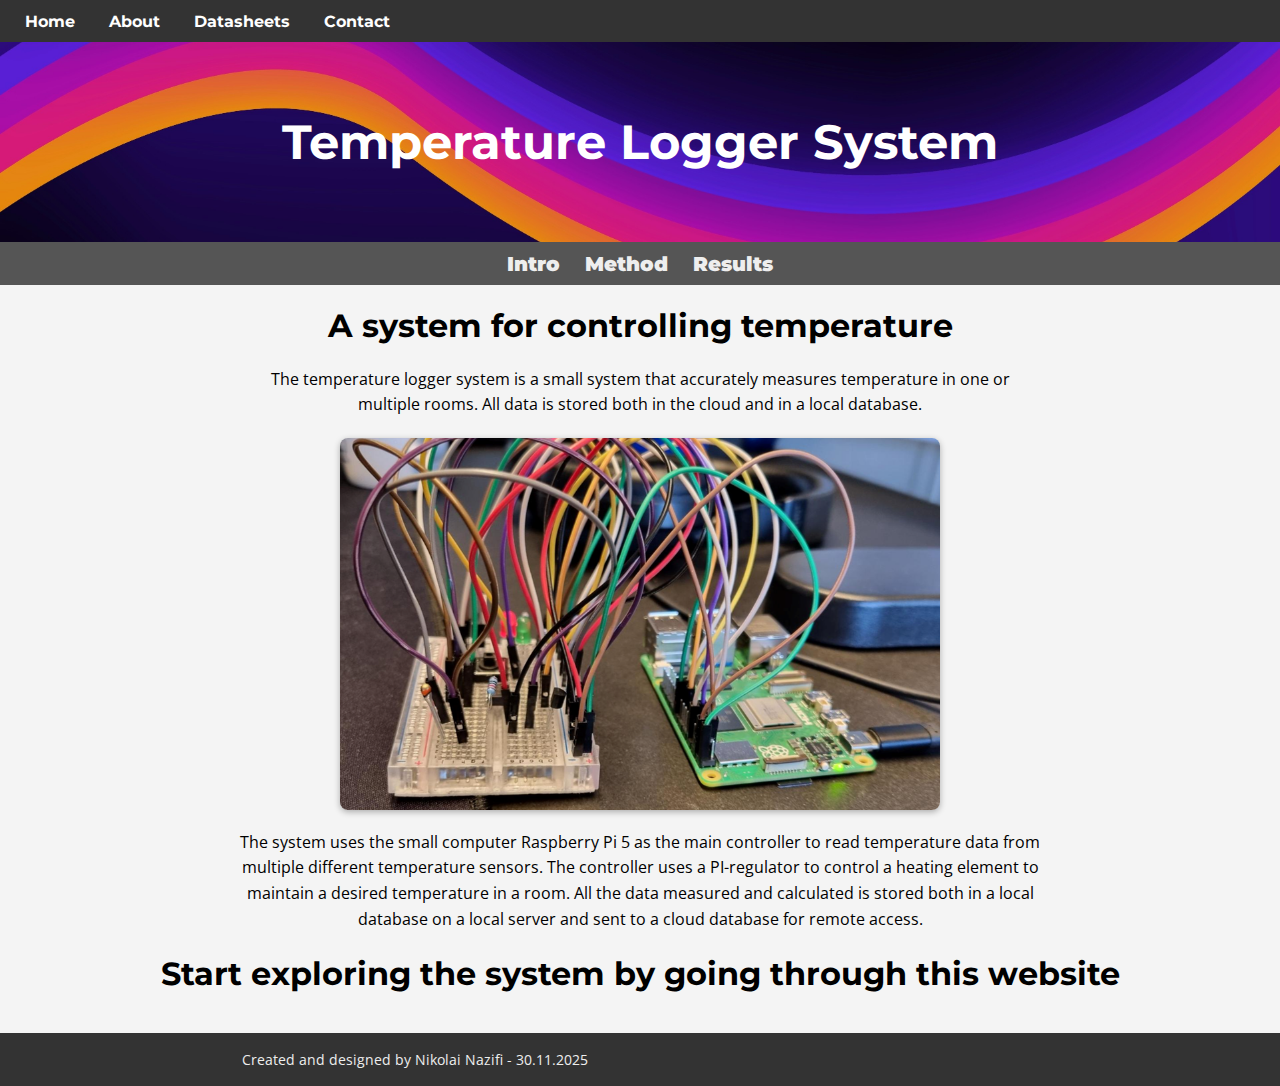
<file: index.html>
<!DOCTYPE html>
<html lang="en">
<head>
  <meta charset="UTF-8">
  <meta name="viewport" content="width=device-width, initial-scale=1.0">
  <link href="https://fonts.googleapis.com/css2?family=Montserrat:wght@400;700&display=swap" rel="stylesheet">
  <link rel="stylesheet" href="css/style.css">
  <title>Home</title>
</head>
<body>
  <!-- Main navigation -->
  <nav>
    <a href="html/home.html">Home</a>
    <a href="html/about.html">About</a>
    <a href="html/datasheets.html">Datasheets</a>
    <a href="html/contact.html">Contact</a>
  </nav>

  <!-- Banner section -->
  <div class="banner">
    Temperature Logger System
  </div>

  <!-- Subtabs -->
  <div class="subnav">
    <a href="html/intro.html">Intro</a>
    <a href="html/method.html">Method</a>
    <a href="html/results.html">Results</a>
    <!-- <a href="html/discussion.html">Discussion</a> -->
    <!-- <a href="html/conclusion.html">Conclusion</a> -->
  </div>

  <!-- Page content -->
  <h1 style="text-align:center;">A system for controlling temperature</h1>
  <p style="text-align:center; max-width:800px; margin:auto;">
    The temperature logger system is a small system that accurately measures temperature in one or multiple rooms.
    All data is stored both in the cloud and in a local database.
  </p>
  
  <!-- Image under subtabs -->
  <img src="images/Physical 1.png" alt="System physical" class="content-image">

  <!-- Page content -->
  <p style="text-align:center; max-width:800px; margin:auto;">
    The system uses the small computer Raspberry Pi 5 as the main controller to read temperature data from multiple different temperature sensors.
    The controller uses a PI-regulator to control a heating element to maintain a desired temperature in a room. All the data measured and calculated is stored both in a local database
    on a local server and sent to a cloud database for remote access.
  </p>
  <h1 style="text-align:center;">Start exploring the system by going through this website</h1>

  <footer>
    <p>Created and designed by Nikolai Nazifi - 30.11.2025</p>
  </footer>
</body>
</html>
</file>
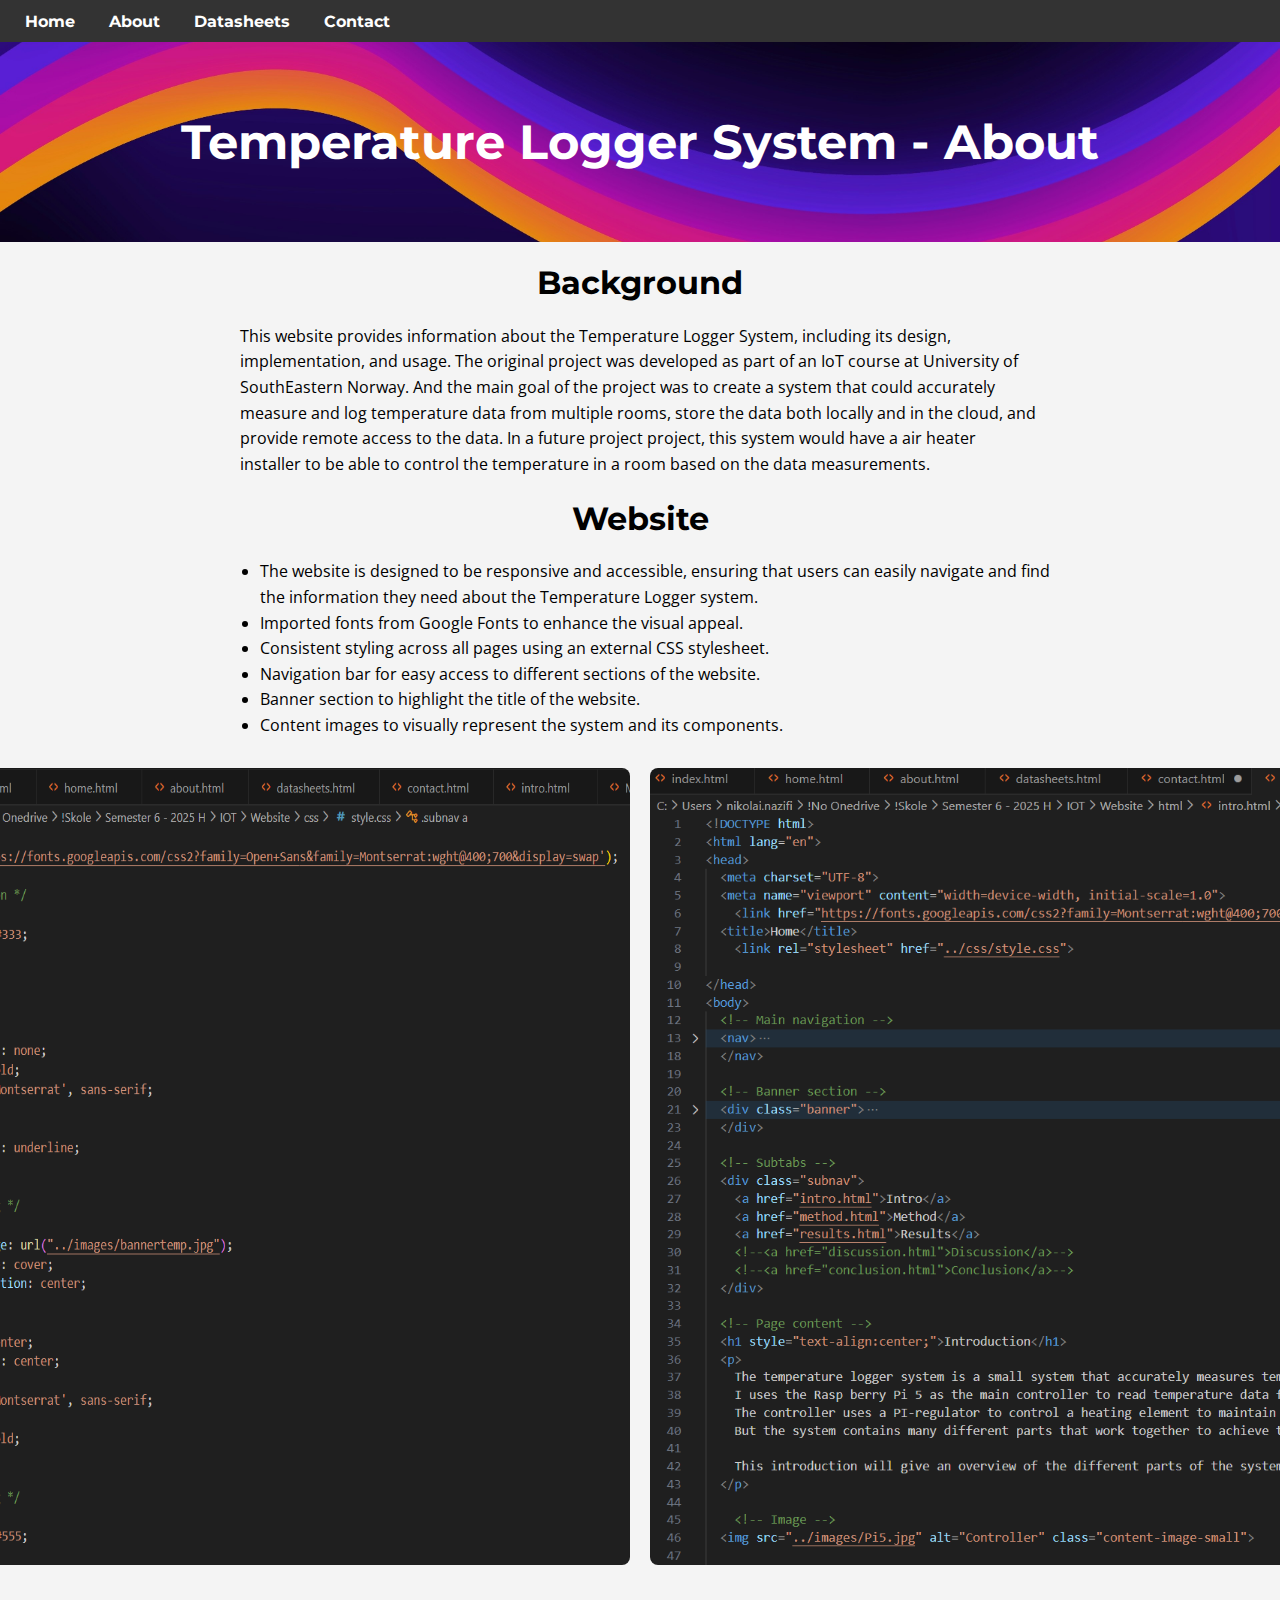
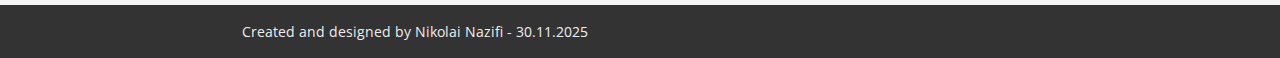
<file: html/about.html>
<!DOCTYPE html>
<html lang="en">
<head>
  <meta charset="UTF-8">
  <meta name="viewport" content="width=device-width, initial-scale=1.0">
  <link href="https://fonts.googleapis.com/css2?family=Montserrat:wght@400;700&display=swap" rel="stylesheet">
    <link rel="stylesheet" href="../css/style.css">
  <title>Home</title>
</head>
<body>
  <!-- Main navigation -->
  <nav>
    <a href="home.html">Home</a>
    <a href="about.html">About</a>
    <a href="datasheets.html">Datasheets</a>
    <a href="contact.html">Contact</a>
  </nav>

  <!-- Banner section -->
  <div class="banner">
    Temperature Logger System - About
  </div>
  <h1 style="text-align:center;">Background</h1>
  <p style="text-align:left;">
    This website provides information about the Temperature Logger System, including its design, implementation, and usage. The original project was developed as part of an IoT course at University of SouthEastern Norway.
    And the main goal of the project was to create a system that could accurately measure and log temperature data from multiple rooms, store the data both locally and in the cloud, and provide remote access to the data.
    In a future project project, this system would have a air heater installer to be able to control the temperature in a room based on the data measurements.
  </p>

  <!-- Page content -->
  <h1 style="text-align:center;">Website</h1>

  <ul style="text-align:left; max-width:800px; margin-bottom: 30px;">
  <li>The website is designed to be responsive and accessible, ensuring that users can easily navigate and find the information they need about the Temperature Logger system.</li>
    <li>Imported fonts from Google Fonts to enhance the visual appeal.</li>
    <li>Consistent styling across all pages using an external CSS stylesheet.</li>
    <li>Navigation bar for easy access to different sections of the website.</li>
    <li>Banner section to highlight the title of the website.</li>
    <li>Content images to visually represent the system and its components.</li>
</ul>
    <div class="image-row-big">
  <img src="../images/style2.png" alt="Image 1">
  <img src="../images/intro.png" alt="Image 2">
  </div>
<footer>
  <p>Created and designed by Nikolai Nazifi - 30.11.2025</p>
</footer>

</body>
</html>
</file>
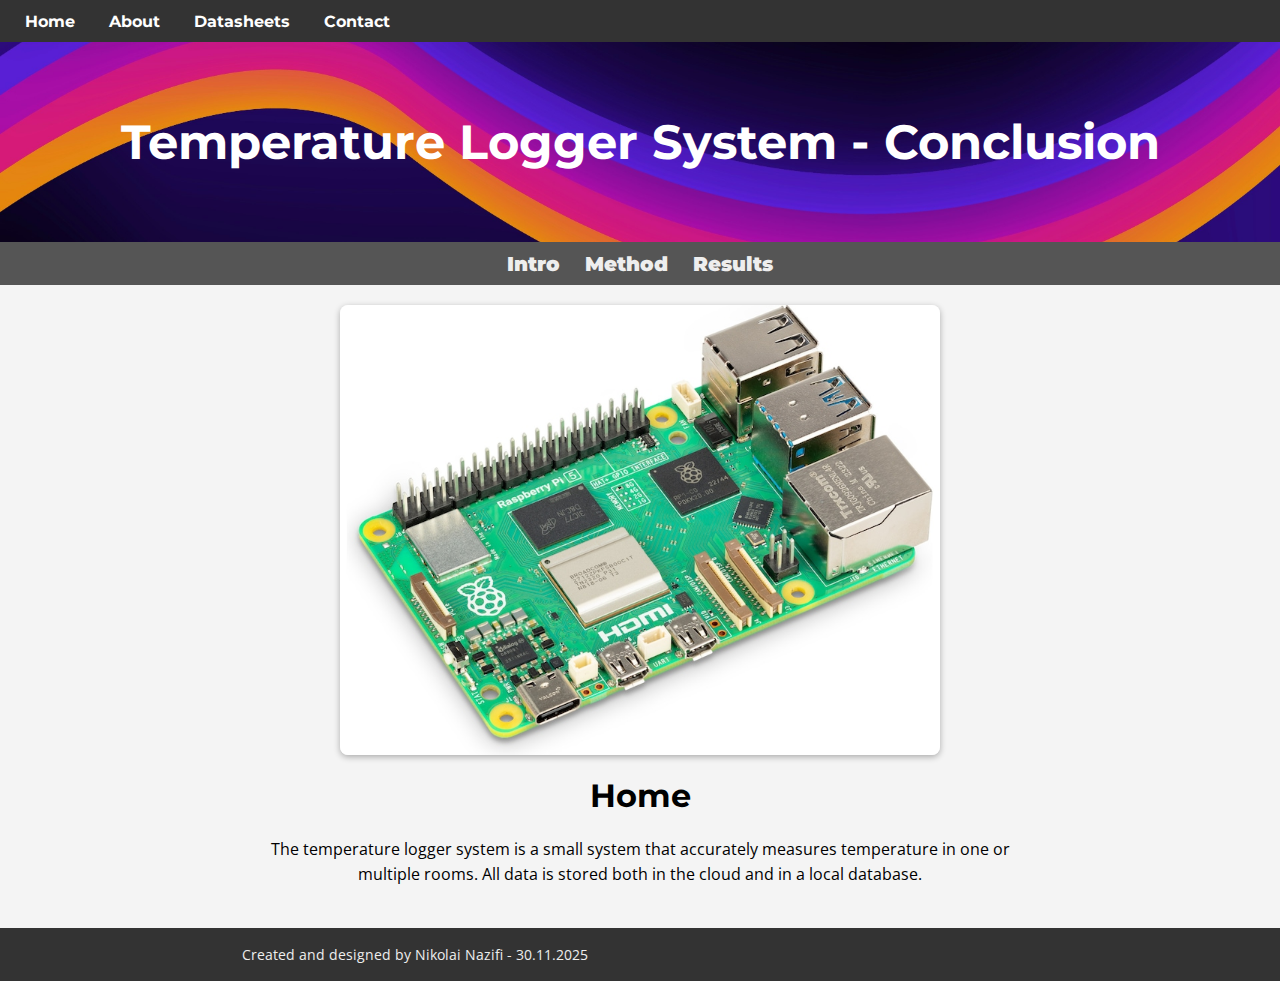
<file: html/Conclusion.html>
<!DOCTYPE html>
<html lang="en">
<head>
  <meta charset="UTF-8">
  <meta name="viewport" content="width=device-width, initial-scale=1.0">
    <link href="https://fonts.googleapis.com/css2?family=Montserrat:wght@400;700&display=swap" rel="stylesheet">
  <title>Home</title>
    <link rel="stylesheet" href="../css/style.css">
</head>
<body>
  <!-- Main navigation -->
  <nav>
    <a href="home.html">Home</a>
    <a href="about.html">About</a>
    <a href="datasheets.html">Datasheets</a>
    <a href="contact.html">Contact</a>
  </nav>

  <!-- Banner section -->
  <div class="banner">
    Temperature Logger System - Conclusion
  </div>

  <!-- Subtabs -->
  <div class="subnav">
    <a href="intro.html">Intro</a>
    <a href="method.html">Method</a>
    <a href="results.html">Results</a>
    <!--<a href="discussion.html">Discussion</a>-->
    <!--<a href="conclusion.html">Conclusion</a>-->
  </div>

  <!-- Image under subtabs -->
  <img src="../images/Pi5.jpg" alt="System Diagram" class="content-image">

  <!-- Page content -->
  <h1 style="text-align:center;">Home</h1>
  <p style="text-align:center; max-width:800px; margin:auto;">
    The temperature logger system is a small system that accurately measures temperature in one or multiple rooms.
    All data is stored both in the cloud and in a local database.
  </p>
  <footer>
  <p>Created and designed by Nikolai Nazifi - 30.11.2025</p>
</footer>

</body>
</html>
</file>
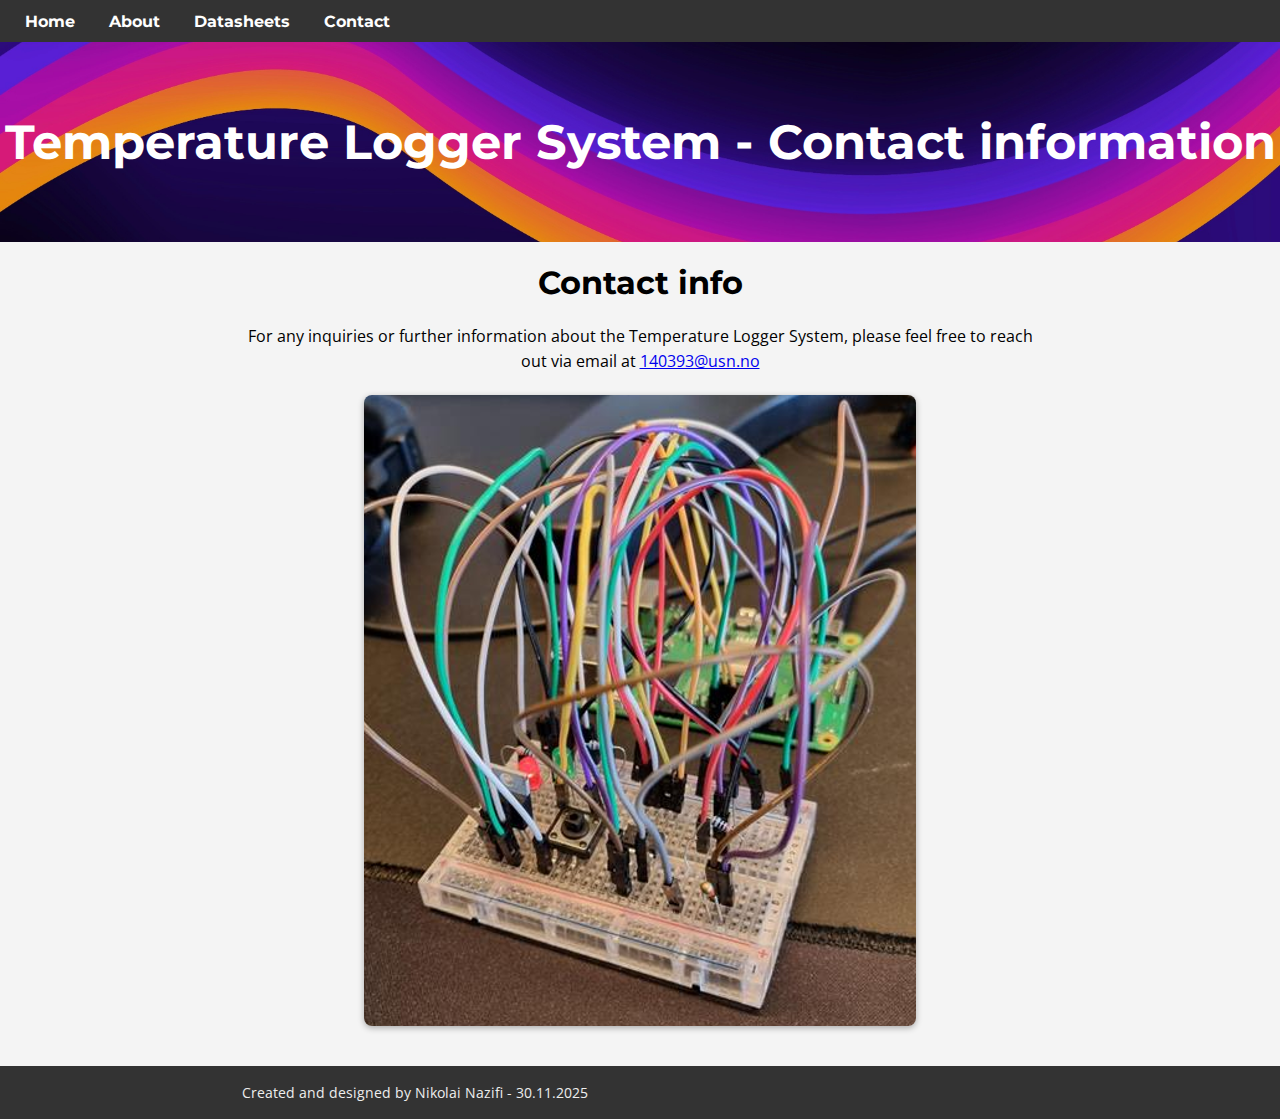
<file: html/contact.html>
<!DOCTYPE html>
<html lang="en">
<head>
  <meta charset="UTF-8">
    <link href="https://fonts.googleapis.com/css2?family=Montserrat:wght@400;700&display=swap" rel="stylesheet">
  <meta name="viewport" content="width=device-width, initial-scale=1.0">
  <title>Home</title>
     <link rel="stylesheet" href="../css/style.css">
</head>
<body>
  <!-- Main navigation -->
  <nav>
    <a href="home.html">Home</a>
    <a href="about.html">About</a>
    <a href="datasheets.html">Datasheets</a>
    <a href="contact.html">Contact</a>
  </nav>

  <!-- Banner section -->
  <div class="banner">
    Temperature Logger System - Contact information
  </div>


  <!-- Page content -->
  <h1 style="text-align:center;">Contact info</h1>
<p style="text-align:center; max-width:800px; margin:auto;">
  For any inquiries or further information about the Temperature Logger System, 
  please feel free to reach out via email at 
  <a href="mailto:140393@usn.no">140393@usn.no</a>
</p>


  <!-- Image  -->
  <img src="../images/Physical 2.png" alt="System Diagram" class="content-image">

  <footer>
  <p>Created and designed by Nikolai Nazifi - 30.11.2025</p>
</footer>

</body>
</html>
</file>
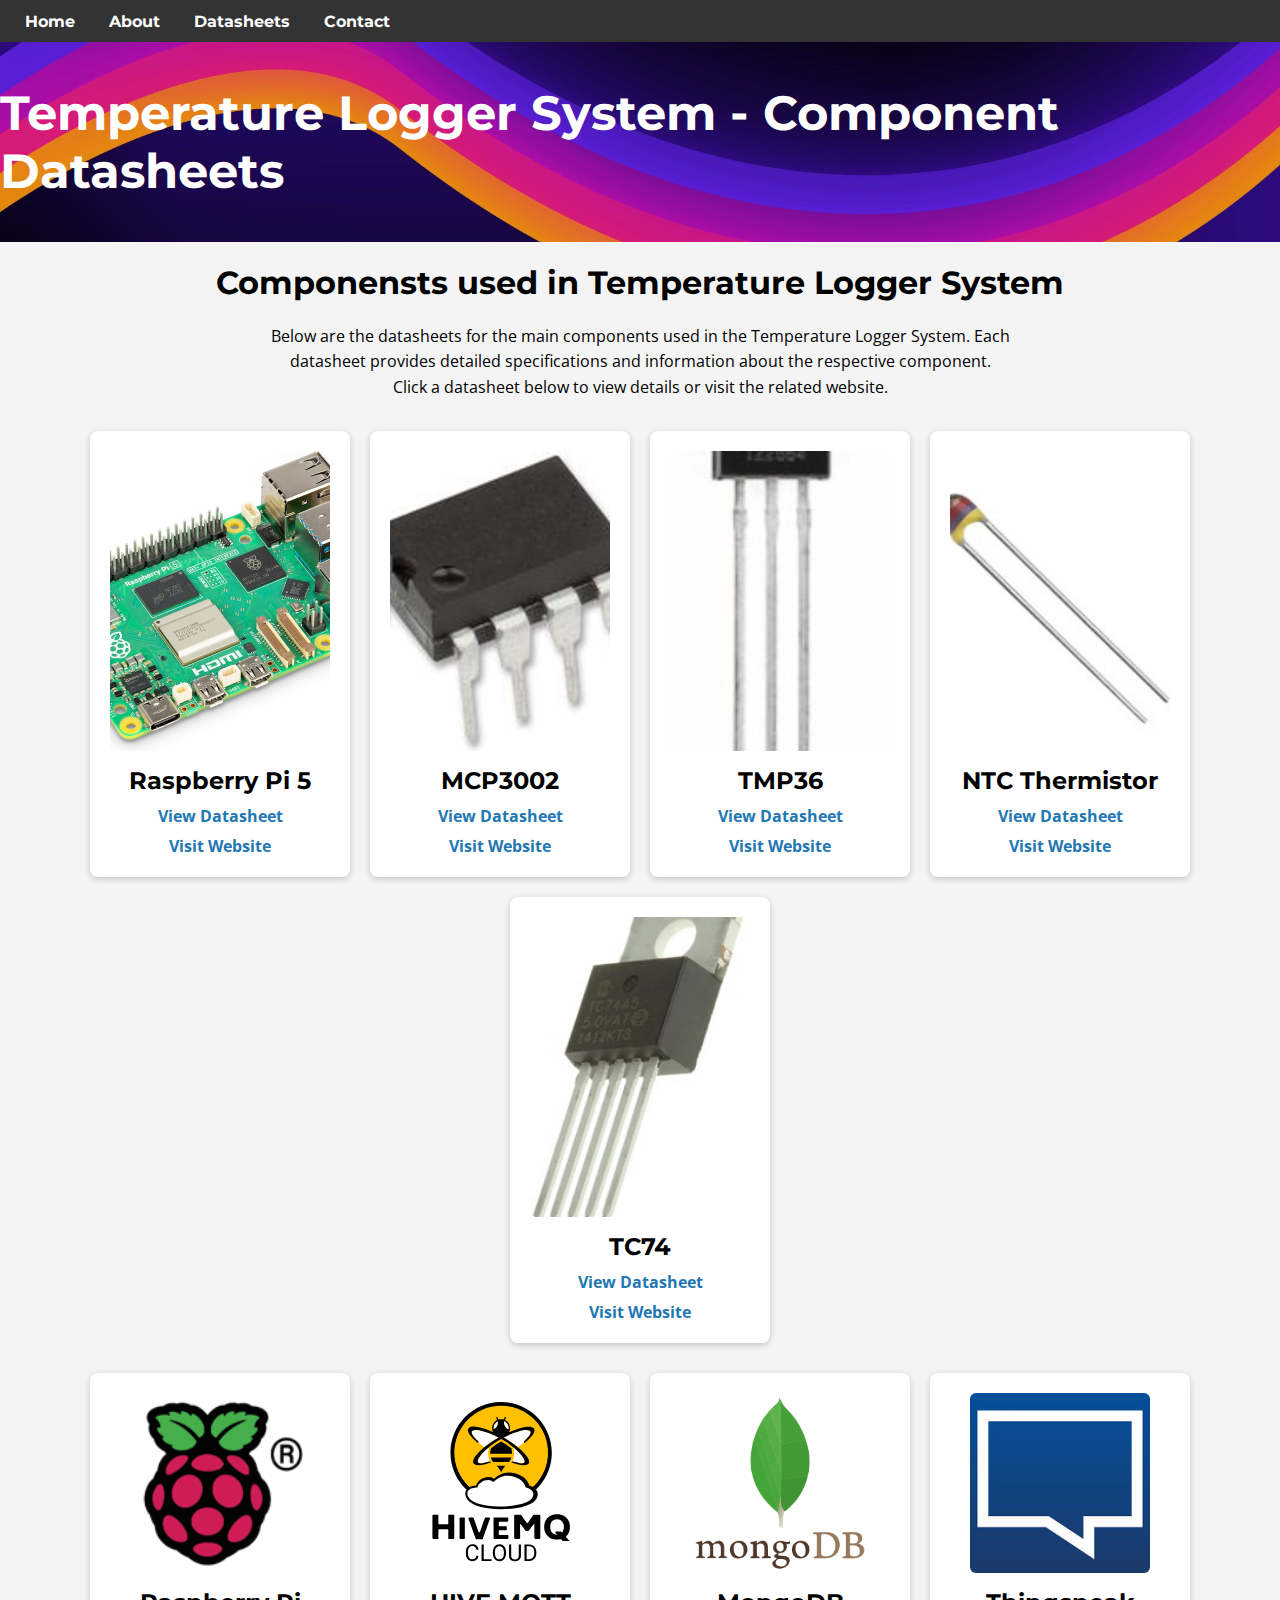
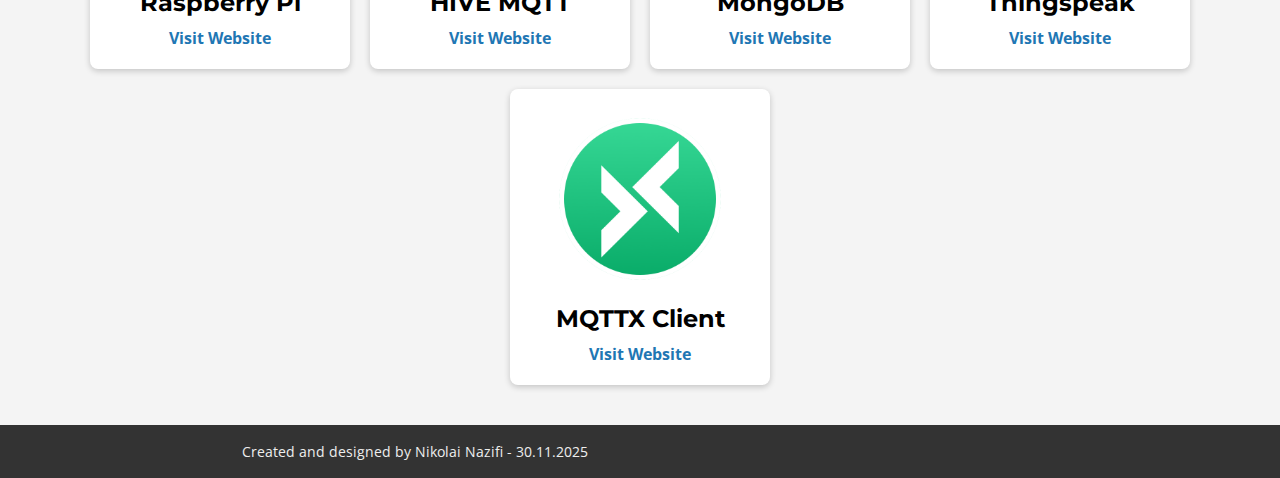
<file: html/datasheets.html>
<!DOCTYPE html>
<html lang="en">
<head>
  <meta charset="UTF-8">
  <meta name="viewport" content="width=device-width, initial-scale=1.0">
    <link href="https://fonts.googleapis.com/css2?family=Montserrat:wght@400;700&display=swap" rel="stylesheet">
    <link rel="stylesheet" href="../css/style.css">

  <title>Datasheets for the components used in the Temp Logger system</title>
  <style>

    nav {
      background: #333;
      padding: 10px;
    }
    nav a {
      color: white;
      margin: 0 15px;
      text-decoration: none;
      font-weight: bold;
        font-family: 'Montserrat', sans-serif;
    }
    nav a:hover {
      text-decoration: underline;
    }

    /* Banner styling */
    .banner {
      background-image: url("../images/bannertemp.jpg"); /* <-- your banner image */
      background-size: cover;
      background-position: center;
      height: 200px;
      display: flex;
      align-items: center;
      justify-content: center;
      color: white;
    font-family: 'Montserrat', sans-serif;
      font-size: 3em;
      font-weight: bold;
    }

/* First datasheet container */
.datasheet-container {
  display: flex;
  flex-wrap: wrap;
  justify-content: center;
  margin: 30px;
  gap: 20px;
}

/* Second datasheet container */
.datasheet-container-alt {
  display: flex;
  flex-wrap: wrap;
  justify-content: center; 
  margin: 30px;             
  gap: 20px;                  
}

/* Shared card styling */
.card {
  background: white;
  border-radius: 8px;
  box-shadow: 0 2px 6px rgba(0,0,0,0.2);
  width: 220px;
  text-align: center;
  padding: 20px;
  transition: transform 0.2s;
}

.card:hover {
  transform: scale(1.05);
}

/* Default container images */
.datasheet-container .card img {
  width: 100%;
  height: 300px;
  object-fit: cover;
  border-radius: 6px;
}

/* Alt container images (smaller) */
.datasheet-container-alt .card img {
  width: auto;
  height: 180px;   /* smaller height */
  object-fit: cover;
  border-radius: 6px;
}

.card h2 {
  margin: 10px 0;
}

.card a {
  display: block;
  margin-top: 8px;
  color: #1f77b4;
  text-decoration: none;
  font-weight: bold;
}

.card a:hover {
  text-decoration: underline;
}

/* style.css */

/* General body text */
body {
font-family: 'Open Sans', sans-serif; /* clean readable font */
margin: 0;
padding: 0;
background: #f4f4f4;
}

/* Headings */
h1, h2 {
font-family: 'Montserrat', sans-serif; /* bold modern font */
}

/* Paragraphs */
p {
font-family: 'Open Sans', sans-serif;
line-height: 1.6;
}
  </style>
</head>
<body>
  <!-- Main navigation -->
  <nav>
    <a href="home.html">Home</a>
    <a href="about.html">About</a>
    <a href="datasheets.html">Datasheets</a>
    <a href="contact.html">Contact</a>
  </nav>

  <!-- Banner section -->
  <div class="banner">
    Temperature Logger System - Component Datasheets
  </div>

  <!-- Image under subtabs -->

  <!-- Page content -->
  <h1 style="text-align:center;">Componensts used in Temperature Logger System</h1>
  <p style="text-align:center; max-width:800px; margin:auto;">
    Below are the datasheets for the main components used in the Temperature Logger System.
    Each datasheet provides detailed specifications and information about the respective component.
  </p>

  <p style="text-align:center;">Click a datasheet below to view details or visit the related website.</p>

  <!-- Datasheet cards -->
  <div class="datasheet-container">
    <div class="card">
      <img src="../images/Pi5.jpg" alt="Raspberry Pi 5">
      <h2>Raspberry Pi 5</h2>
      <a href="../documents/raspberry-pi-5-product-brief.pdf">View Datasheet</a>
      <a href="https://www.raspberrypi.com/products/raspberry-pi-5/" target="_blank">Visit Website</a>
    </div>
    <div class="card">
      <img src="../images/MCP3002.jpg" alt="MCP3002">
      <h2>MCP3002</h2>
      <a href="../documents/MCP3002 datasheet.pdf">View Datasheet</a>
      <a href="https://www.microchip.com/en-us/product/mcp3002" target="_blank">Visit Website</a>
    </div>
    <div class="card">
      <img src="../images/TMP36.jpg" alt="TMP36">
      <h2>TMP36</h2>
      <a href="../documents/tmp35_36_37 data.pdf">View Datasheet</a>
      <a href="https://learn.adafruit.com/tmp36-temperature-sensor/overview" target="_blank">Visit Website</a>
    </div>
    <div class="card">
      <img src="../images/NTC.jpg" alt="NTC Thermistor">
      <h2>NTC Thermistor</h2>
      <a href="../documents/NTC datasheet.pdf">View Datasheet</a>
      <a href="https://en.wikipedia.org/wiki/Thermistor" target="_blank">Visit Website</a>
    </div>
    <div class="card">
      <img src="../images/TC74.jpg" alt="TC74">
      <h2>TC74</h2>
      <a href="../documents/tc74 datasheet.pdf">View Datasheet</a>
      <a href="https://www.microchip.com/en-us/product/tc74" target="_blank">Visit Website</a>
    </div>
  </div>



<div class="datasheet-container-alt">
  <div class="card">
      <img src="../images/PIlogo.png" alt="Raspberry Pi">
      <h2>Raspberry Pi</h2>
      <a href="https://www.raspberrypi.com/" target="_blank">Visit Website</a>
    </div>
    <div class="card">
      <img src="../images/HIVElogo.svg" alt="HIVE MQTT">
      <h2>HIVE MQTT</h2>
      <a href="https://www.hivemq.com/" target="_blank">Visit Website</a>
    </div>
    <div class="card">
      <img src="../images/monggoDBlogo.png" alt="MongoDB">
      <h2>MongoDB</h2>
      <a href="https://www.mongodb.com/" target="_blank">Visit Website</a>
    </div>
    <div class="card">
      <img src="../images/thingspeak.jpg" alt="Thingspeak">
      <h2>Thingspeak</h2>
      <a href="https://thingspeak.mathworks.com/" target="_blank">Visit Website</a>
    </div>
    <div class="card">
      <img src="../images/MQTTXlogo.png" alt="MQTTX Client">
      <h2>MQTTX Client</h2>
      <a href="https://mqttx.app/" target="_blank">Visit Website</a>
    </div>
  </div>



<footer>
  <p>Created and designed by Nikolai Nazifi - 30.11.2025</p>
</footer>

</body>
</html>
</file>
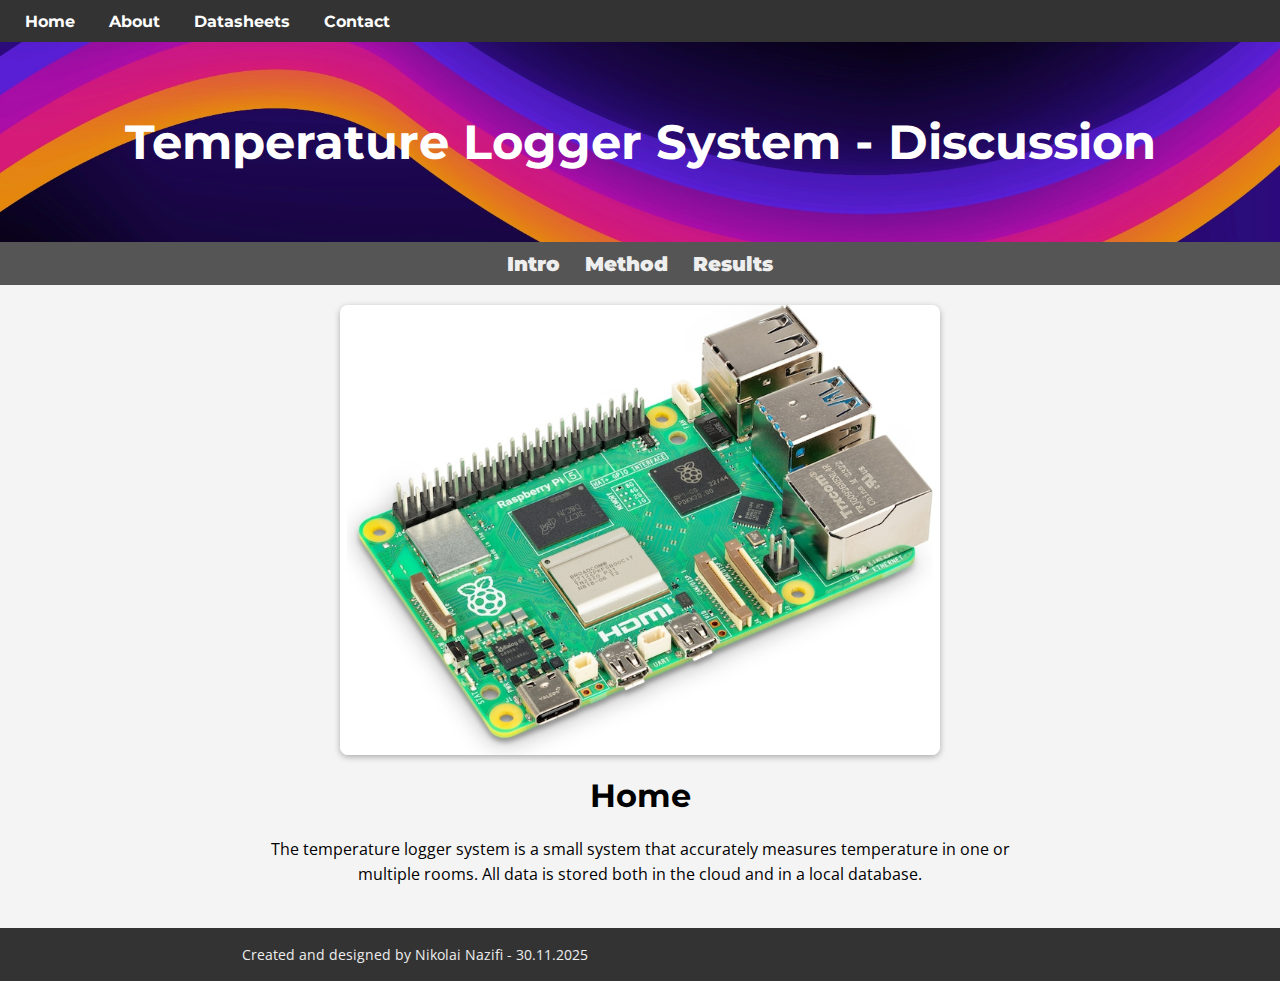
<file: html/Discussion.html>
<!DOCTYPE html>
<html lang="en">
<head>
  <meta charset="UTF-8">
  <meta name="viewport" content="width=device-width, initial-scale=1.0">
    <link href="https://fonts.googleapis.com/css2?family=Montserrat:wght@400;700&display=swap" rel="stylesheet">
  <title>Home</title>
    <link rel="stylesheet" href="../css/style.css">
</head>
<body>
  <!-- Main navigation -->
  <nav>
    <a href="home.html">Home</a>
    <a href="about.html">About</a>
    <a href="datasheets.html">Datasheets</a>
    <a href="contact.html">Contact</a>
  </nav>

  <!-- Banner section -->
  <div class="banner">
    Temperature Logger System - Discussion
  </div>

  <!-- Subtabs -->
  <div class="subnav">
    <a href="intro.html">Intro</a>
    <a href="method.html">Method</a>
    <a href="results.html">Results</a>
    <!--<a href="discussion.html">Discussion</a>-->
    <!--<a href="conclusion.html">Conclusion</a>-->
  </div>

  <!-- Image under subtabs -->
  <img src="../images/Pi5.jpg" alt="System Diagram" class="content-image">

  <!-- Page content -->
  <h1 style="text-align:center;">Home</h1>
  <p style="text-align:center; max-width:800px; margin:auto;">
    The temperature logger system is a small system that accurately measures temperature in one or multiple rooms.
    All data is stored both in the cloud and in a local database.
  </p>
  <footer>
  <p>Created and designed by Nikolai Nazifi - 30.11.2025</p>
</footer>

</body>
</html>
</file>
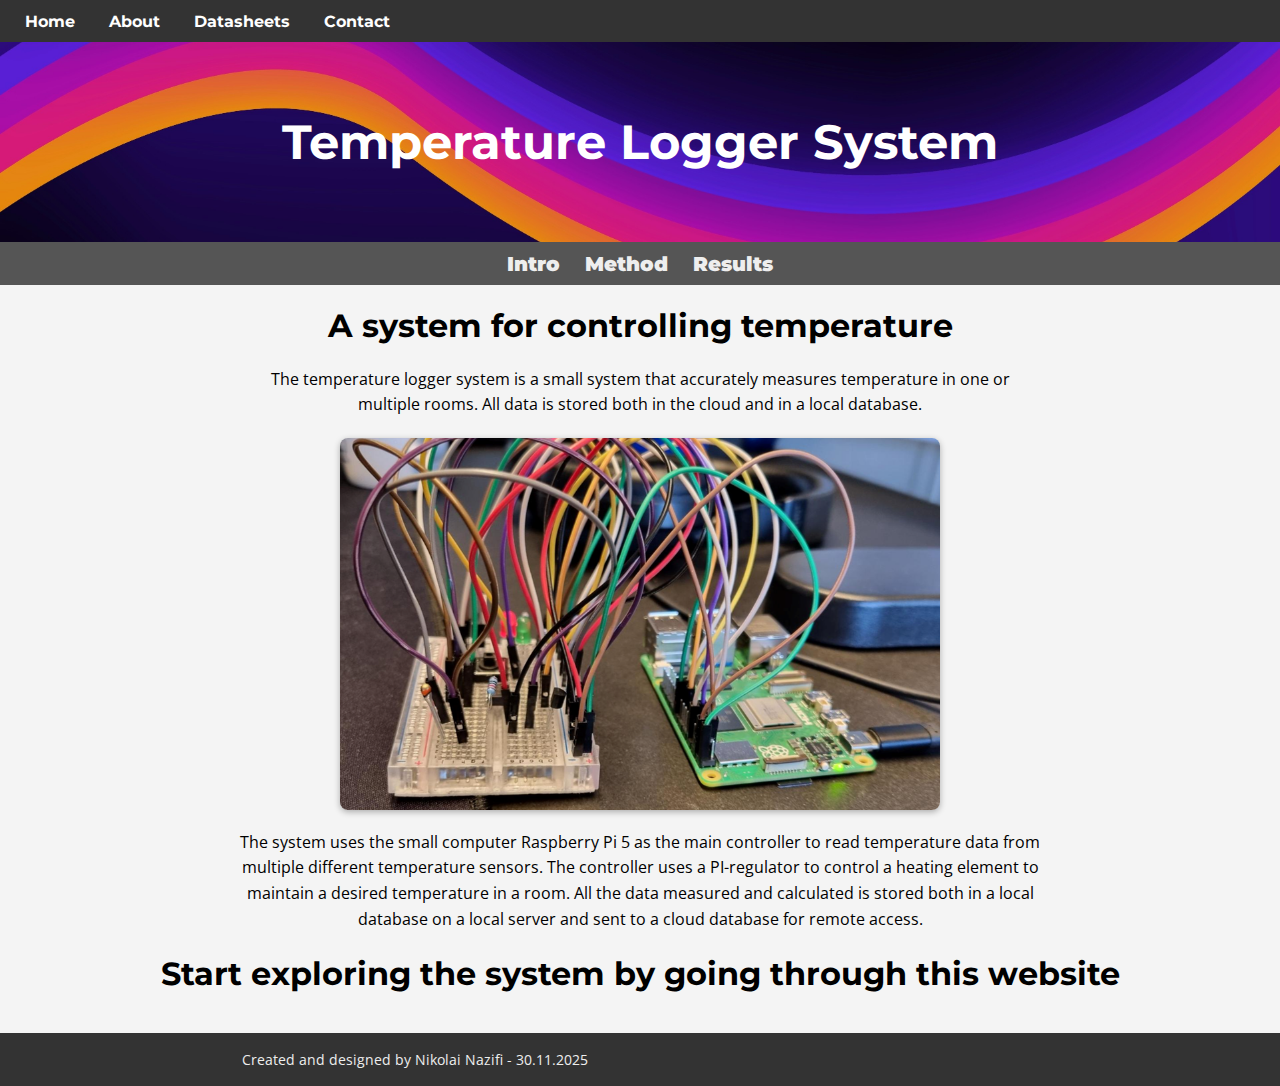
<file: html/home.html>
<!DOCTYPE html>
<html lang="en">
<head>
  <meta charset="UTF-8">
  <meta name="viewport" content="width=device-width, initial-scale=1.0">
    <link href="https://fonts.googleapis.com/css2?family=Montserrat:wght@400;700&display=swap" rel="stylesheet">
    <link rel="stylesheet" href="../css/style.css">
  <title>Home</title>
</head>
<body>
  <!-- Main navigation -->
  <nav>
    <a href="home.html">Home</a>
    <a href="about.html">About</a>
    <a href="datasheets.html">Datasheets</a>
    <a href="contact.html">Contact</a>
  </nav>

  <!-- Banner section -->
  <div class="banner">
    Temperature Logger System
  </div>

  <!-- Subtabs -->
  <div class="subnav">
    <a href="intro.html">Intro</a>
    <a href="Method.html">Method</a>
    <a href="Results.html">Results</a>
    <!--<a href="discussion.html">Discussion</a>-->
    <!--<a href="conclusion.html">Conclusion</a>-->
  </div>

  <!-- Page content -->
  <h1 style="text-align:center;">A system for controlling temperature</h1>
  <p style="text-align:center; max-width:800px; margin:auto;">
    The temperature logger system is a small system that accurately measures temperature in one or multiple rooms.
    All data is stored both in the cloud and in a local database.
  </p>
  
  <!-- Image under subtabs -->
  <img src="../images/Physical 1.png" alt="System Diagram" class="content-image">

  <!-- Page content -->
  <p style="text-align:center; max-width:800px; margin:auto;">
    The system uses the small computer Raspberry Pi 5 as the main controller to read temperature data from multiple different temperature sensors.
    The controller uses a PI-regulator to control a heating element to maintain a desired temperature in a room. All the data measured and calculated is stored both in a local database
    on a local server and sent to a cloud database for remote access.
  </p>
  <h1 style="text-align:center;">Start exploring the system by going through this website</h1>
<footer>
  <p>Created and designed by Nikolai Nazifi - 30.11.2025</p>
</footer>
</body>
</html>
</file>
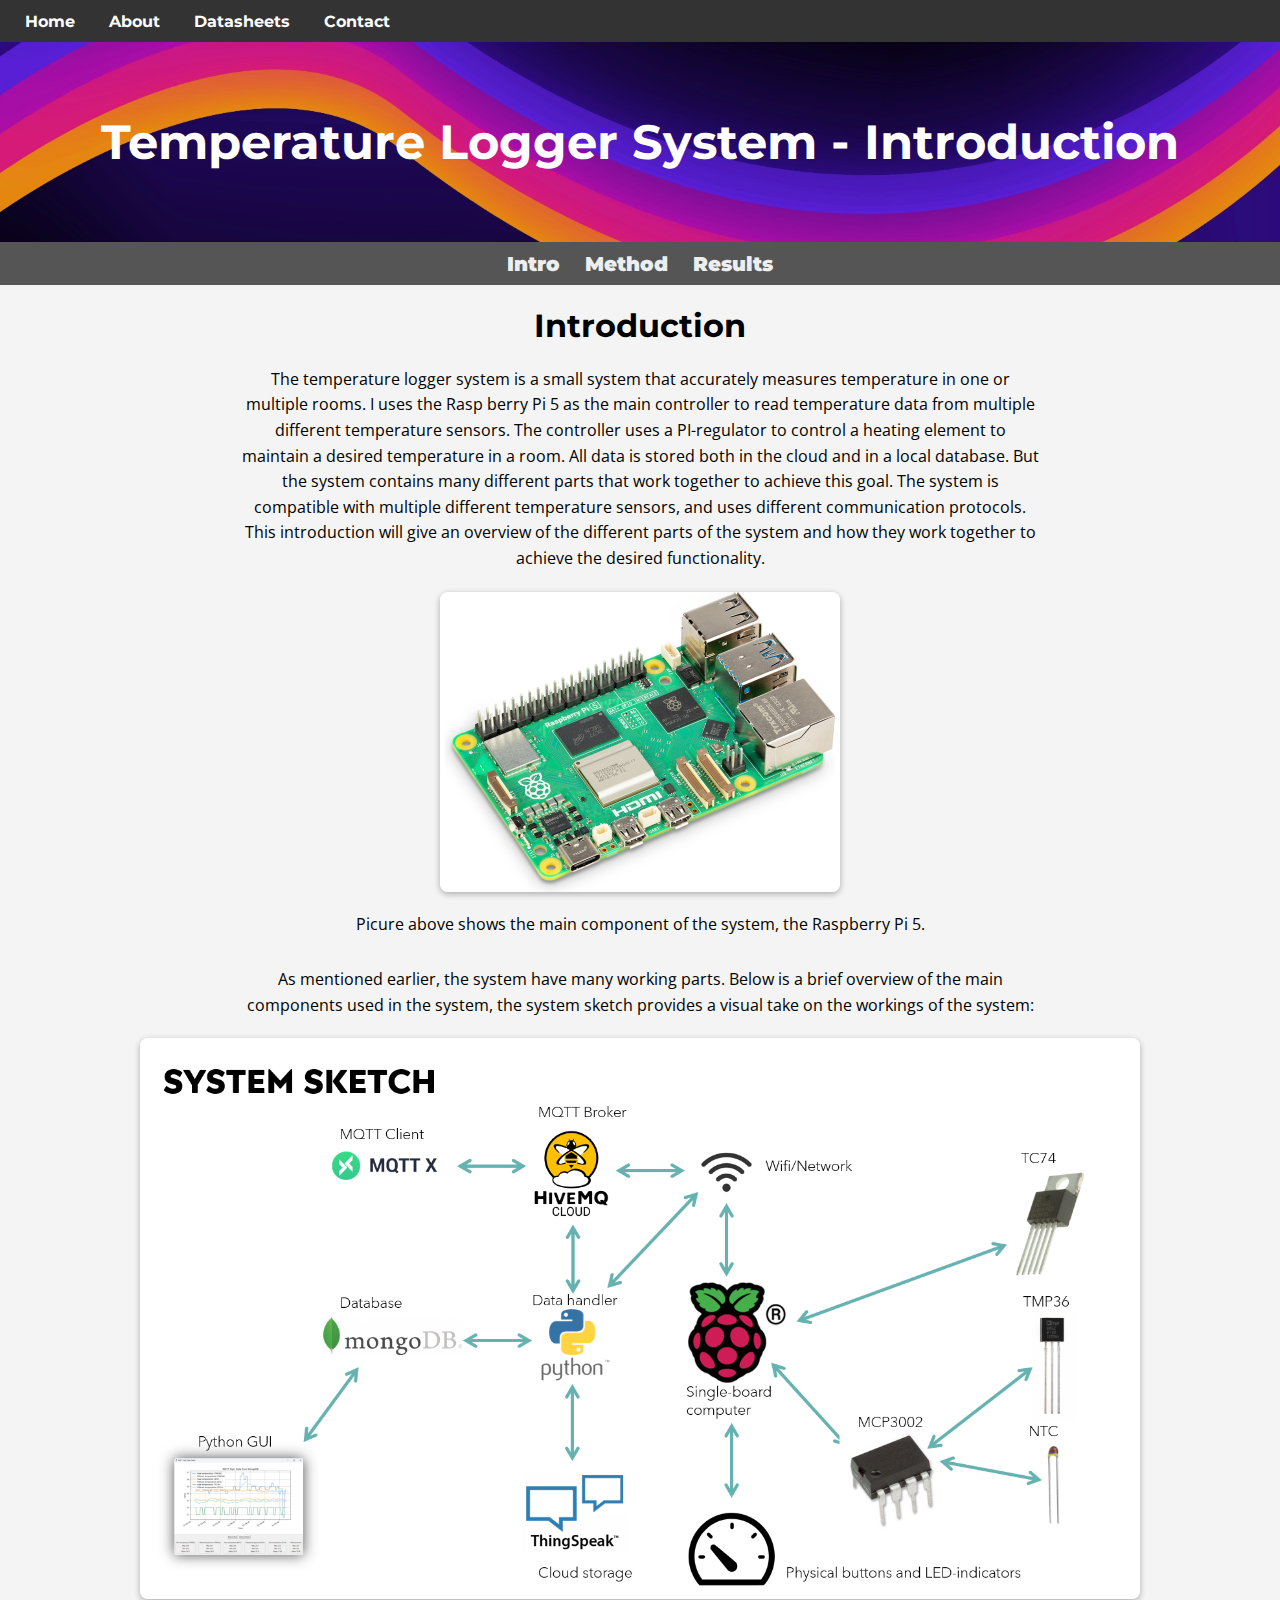
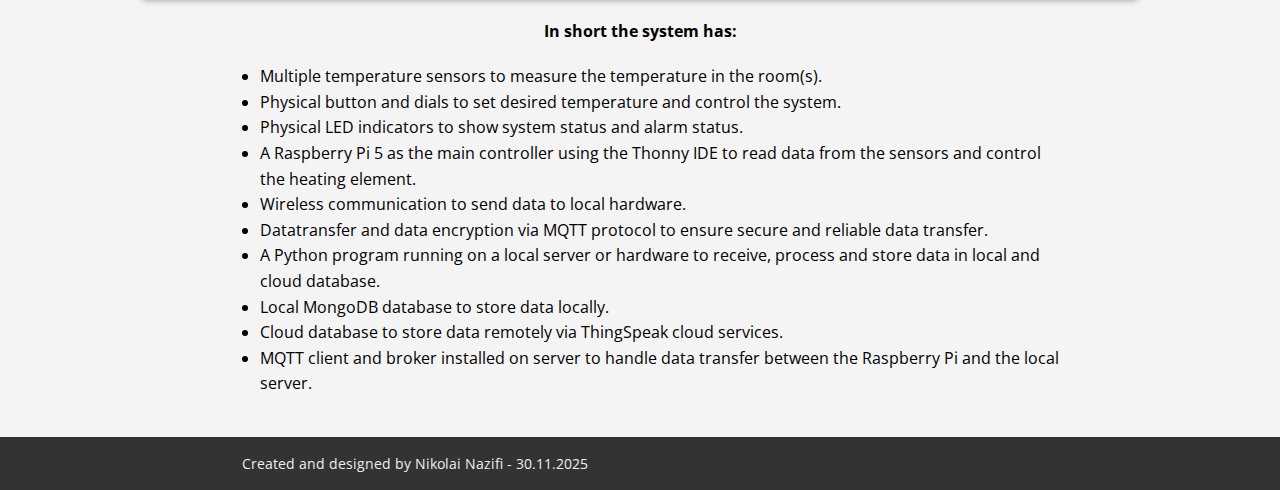
<file: html/intro.html>
<!DOCTYPE html>
<html lang="en">
<head>
  <meta charset="UTF-8">
  <meta name="viewport" content="width=device-width, initial-scale=1.0">
    <link href="https://fonts.googleapis.com/css2?family=Montserrat:wght@400;700&display=swap" rel="stylesheet">
  <title>Home</title>
    <link rel="stylesheet" href="../css/style.css">
    
</head>
<body>
  <!-- Main navigation -->
  <nav>
    <a href="home.html">Home</a>
    <a href="about.html">About</a>
    <a href="datasheets.html">Datasheets</a>
    <a href="contact.html">Contact</a>
  </nav>

  <!-- Banner section -->
  <div class="banner">
    Temperature Logger System - Introduction
  </div>

  <!-- Subtabs -->
  <div class="subnav">
    <a href="intro.html">Intro</a>
    <a href="Method.html">Method</a>
    <a href="Results.html">Results</a>
    <!--<a href="discussion.html">Discussion</a>-->
    <!--<a href="conclusion.html">Conclusion</a>-->
  </div>

  <!-- Page content -->
  <h1 style="text-align:center;">Introduction</h1>
  <p>
    The temperature logger system is a small system that accurately measures temperature in one or multiple rooms.
    I uses the Rasp berry Pi 5 as the main controller to read temperature data from multiple different temperature sensors.
    The controller uses a PI-regulator to control a heating element to maintain a desired temperature in a room. All data is stored both in the cloud and in a local database.
    But the system contains many different parts that work together to achieve this goal. The system is compatible with multiple different temperature sensors, and uses different communication protocols.

    This introduction will give an overview of the different parts of the system and how they work together to achieve the desired functionality.
  </p>

    <!-- Image -->
  <img src="../images/Pi5.jpg" alt="Controller" class="content-image-small">

    <p style="text-align:center; max-width:800px; margin-bottom: 30px;">
        Picure above shows the main component of the system, the Raspberry Pi 5.
    </p>

     <p>
        As mentioned earlier, the system have many working parts. Below is a brief overview of the main components used in the system, 
        the system sketch provides a visual take on the workings of the system:
  </p> 

      <!-- Image -->
  <img src="../images/System Sketch.png" alt="System Diagram" class="content-image-big">

<p style="font-weight: bold;">In short the system has:</p>
<ul style="text-align:left; max-width:800px; margin-bottom: 30px;">
  <li>Multiple temperature sensors to measure the temperature in the room(s).</li>
  <li>Physical button and dials to set desired temperature and control the system.</li>
  <li>Physical LED indicators to show system status and alarm status.</li>
  <li>A Raspberry Pi 5 as the main controller using the Thonny IDE to read data from the sensors and control the heating element.</li>
  <li>Wireless communication to send data to local hardware.</li>
  <li>Datatransfer and data encryption via MQTT protocol to ensure secure and reliable data transfer.</li>
  <li>A Python program running on a local server or hardware to receive, process and store data in local and cloud database.</li>
  <li>Local MongoDB database to store data locally.</li>
  <li>Cloud database to store data remotely via ThingSpeak cloud services.</li>
  <li>MQTT client and broker installed on server to handle data transfer between the Raspberry Pi and the local server.</li>
</ul>
<footer>
  <p>Created and designed by Nikolai Nazifi - 30.11.2025</p>
</footer>

</body>
</html>
</file>
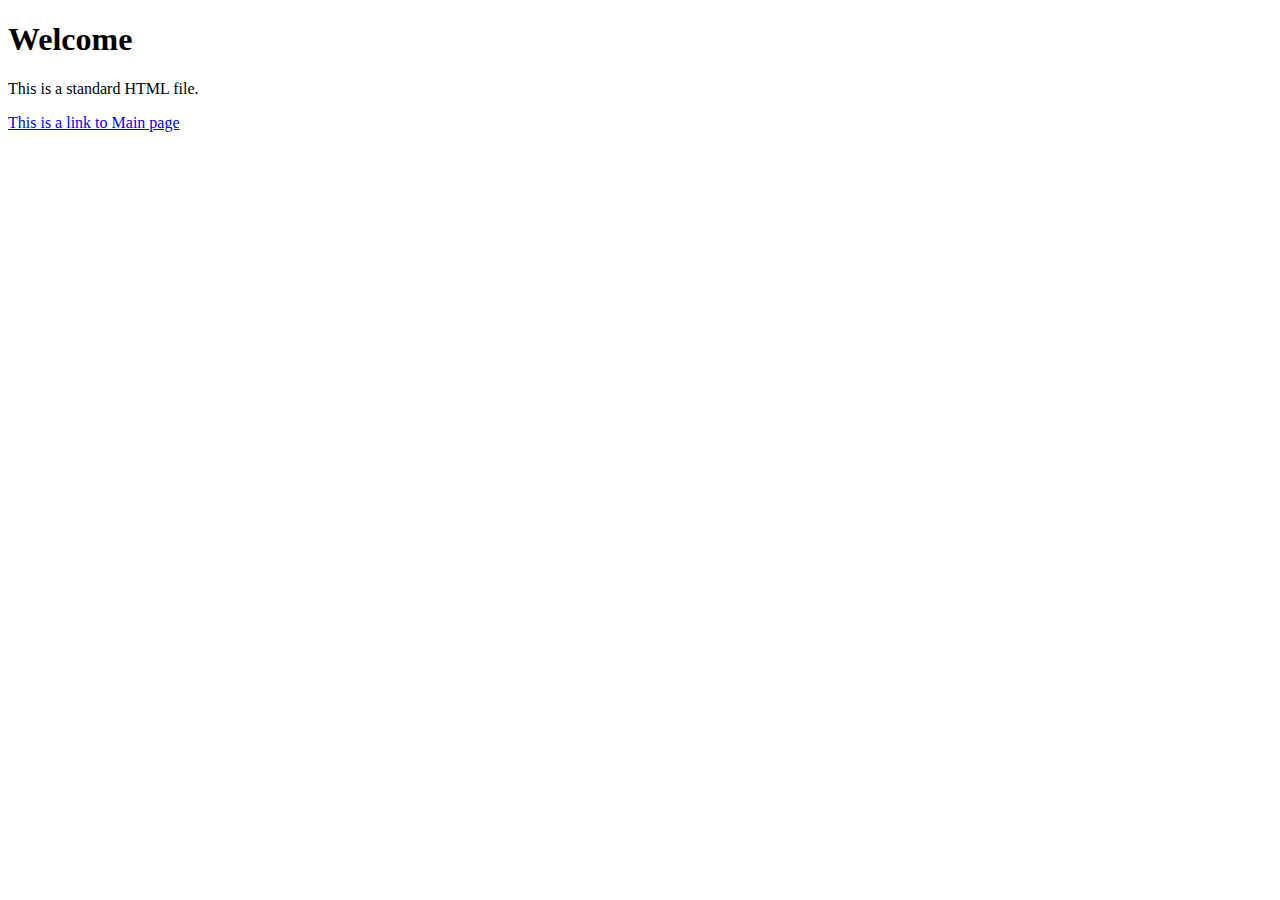
<file: html/main.html>
<!DOCTYPE html>
<html lang="en">
<head>
    <meta charset="UTF-8">
    <meta name="viewport" content="width=device-width, initial-scale=1.0">
    <title>Document</title>
</head>
<body>
    <h1>Welcome</h1>
    <p>This is a standard HTML file.</p>

    <a href="html/main.html">This is a link to Main page</a>
</body>
</html>
</file>
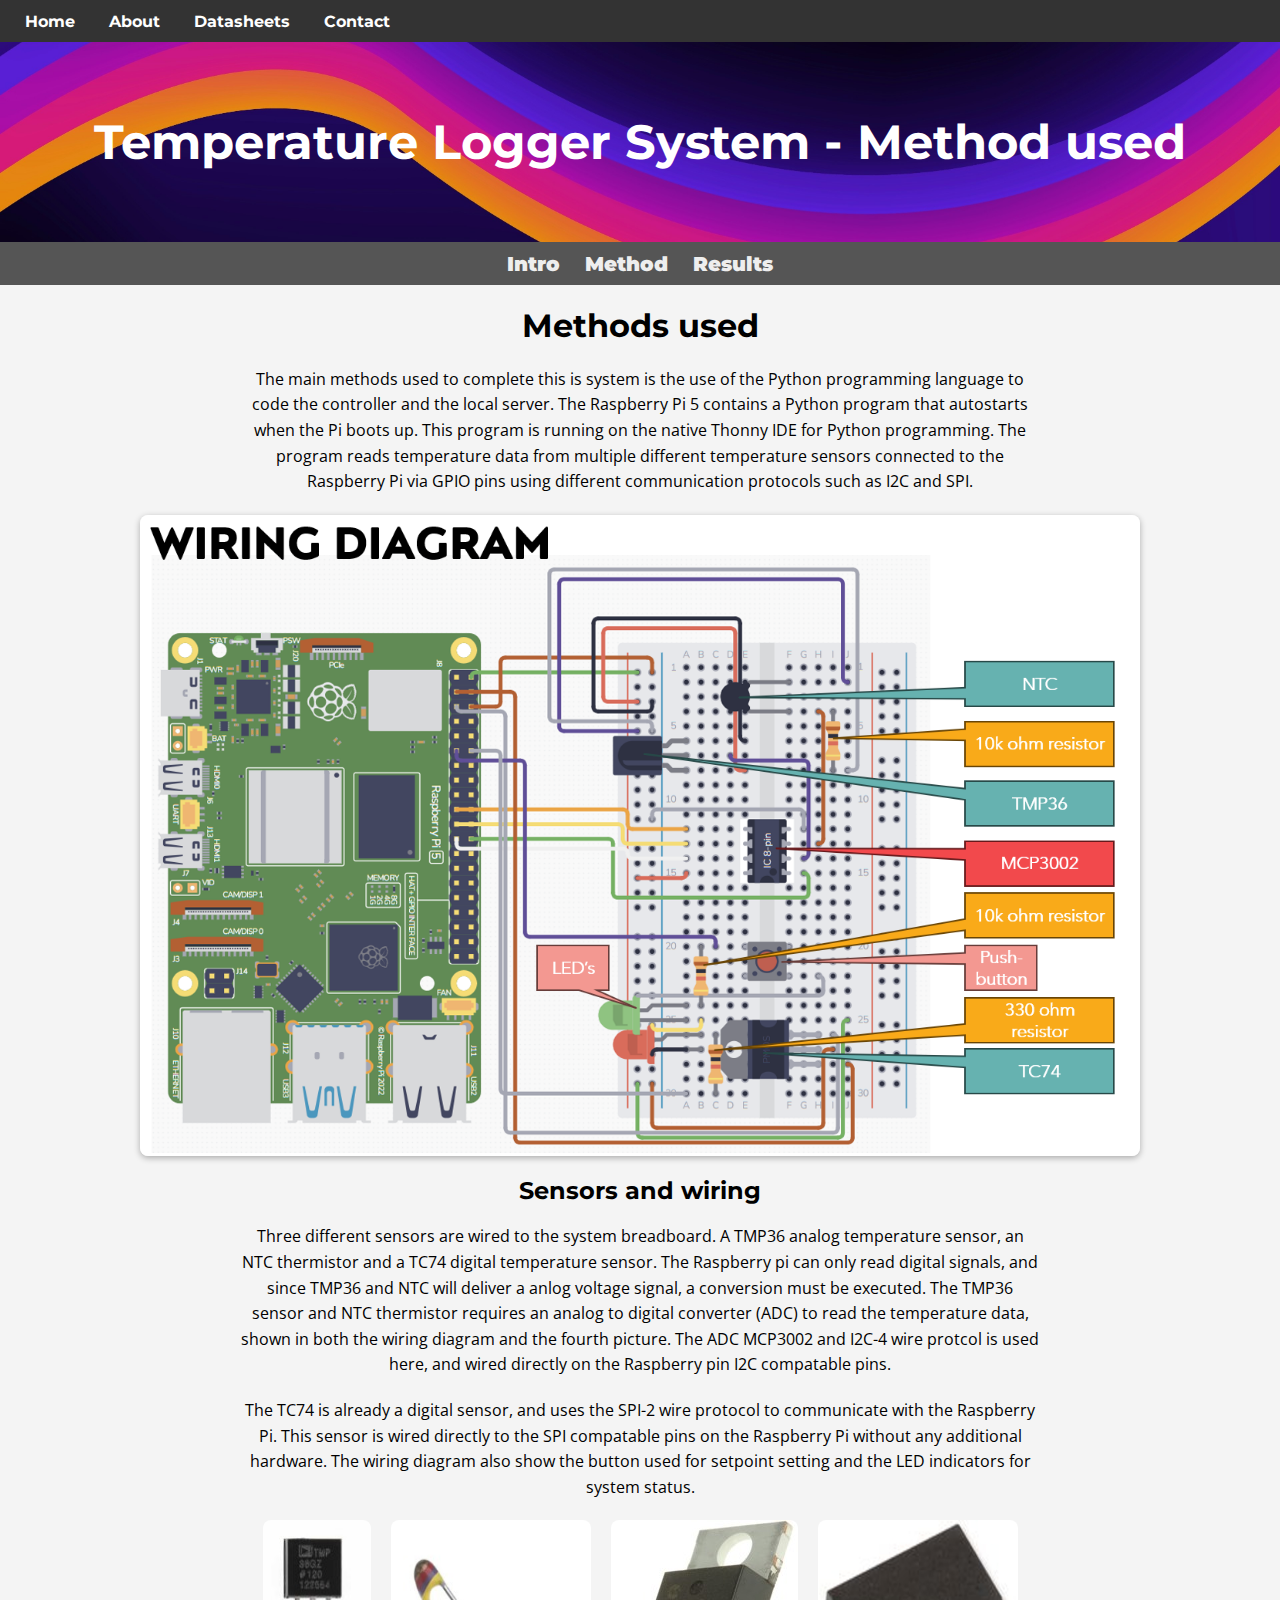
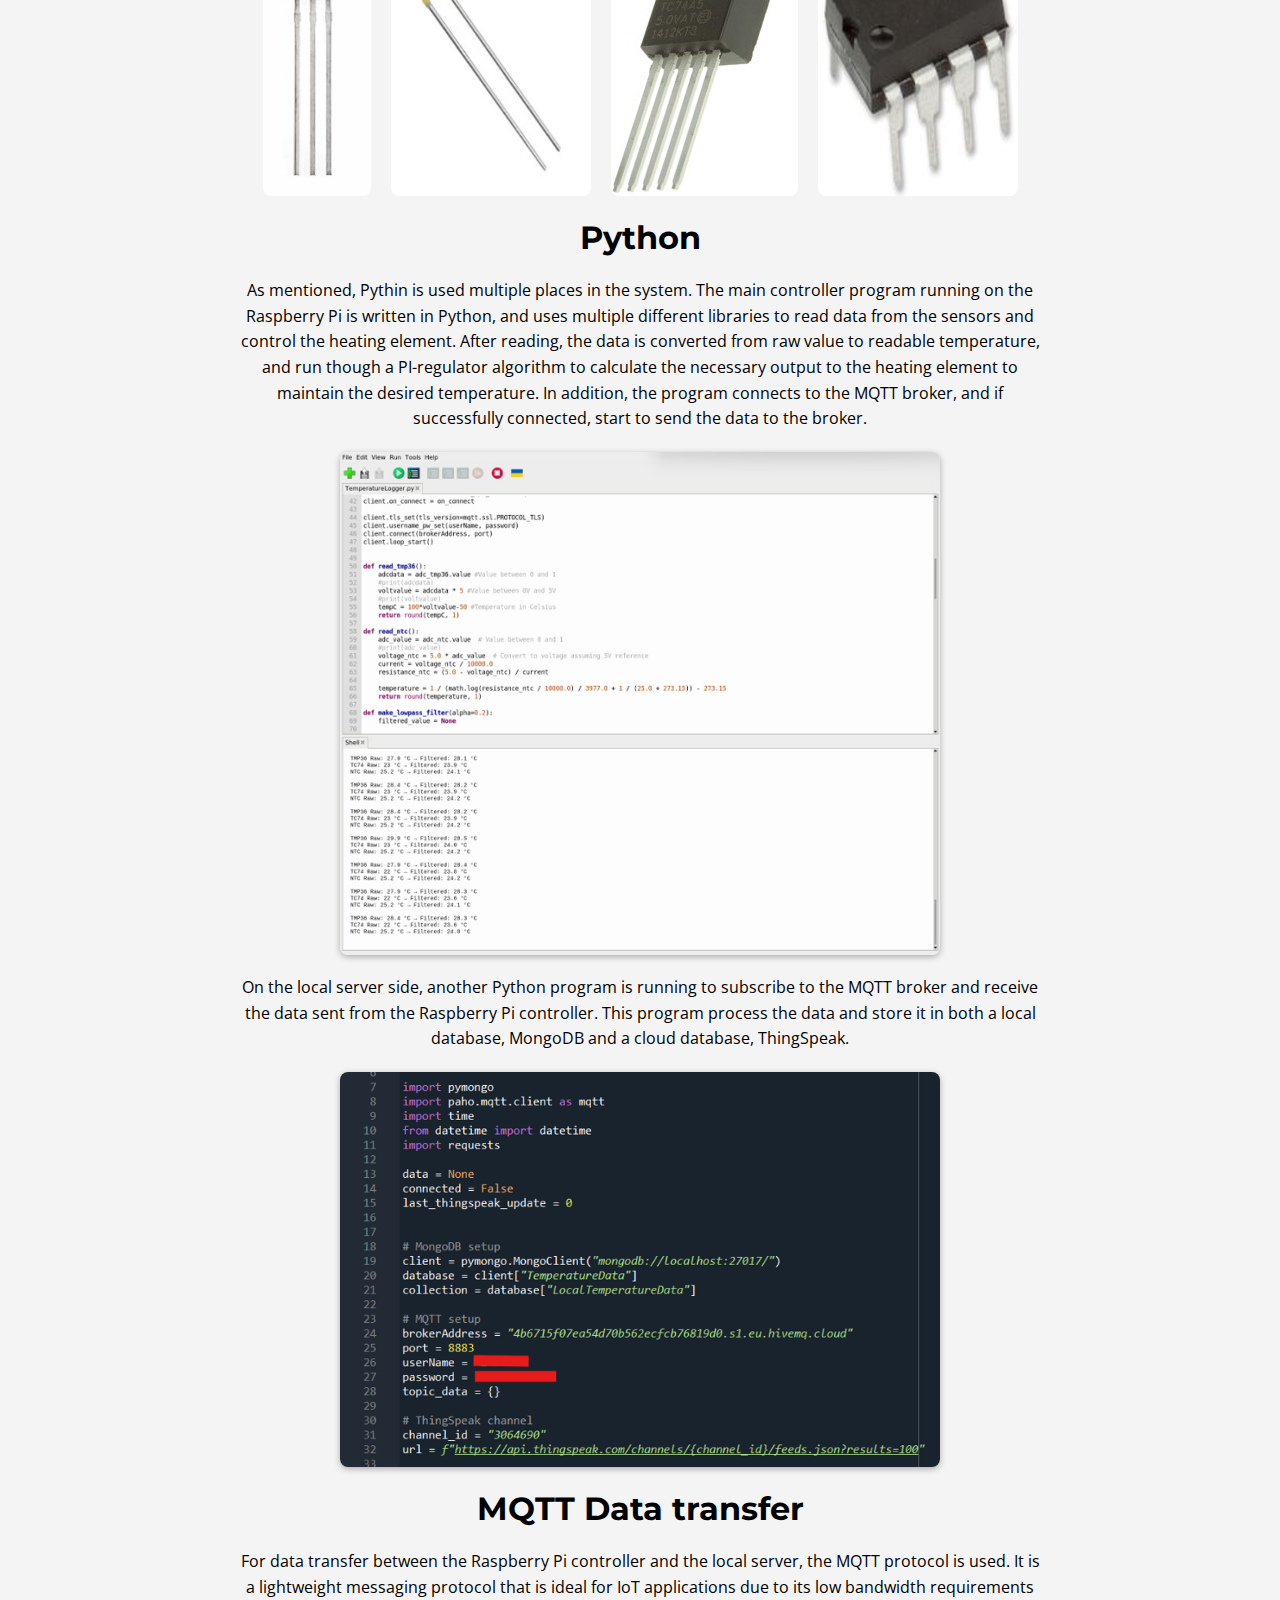
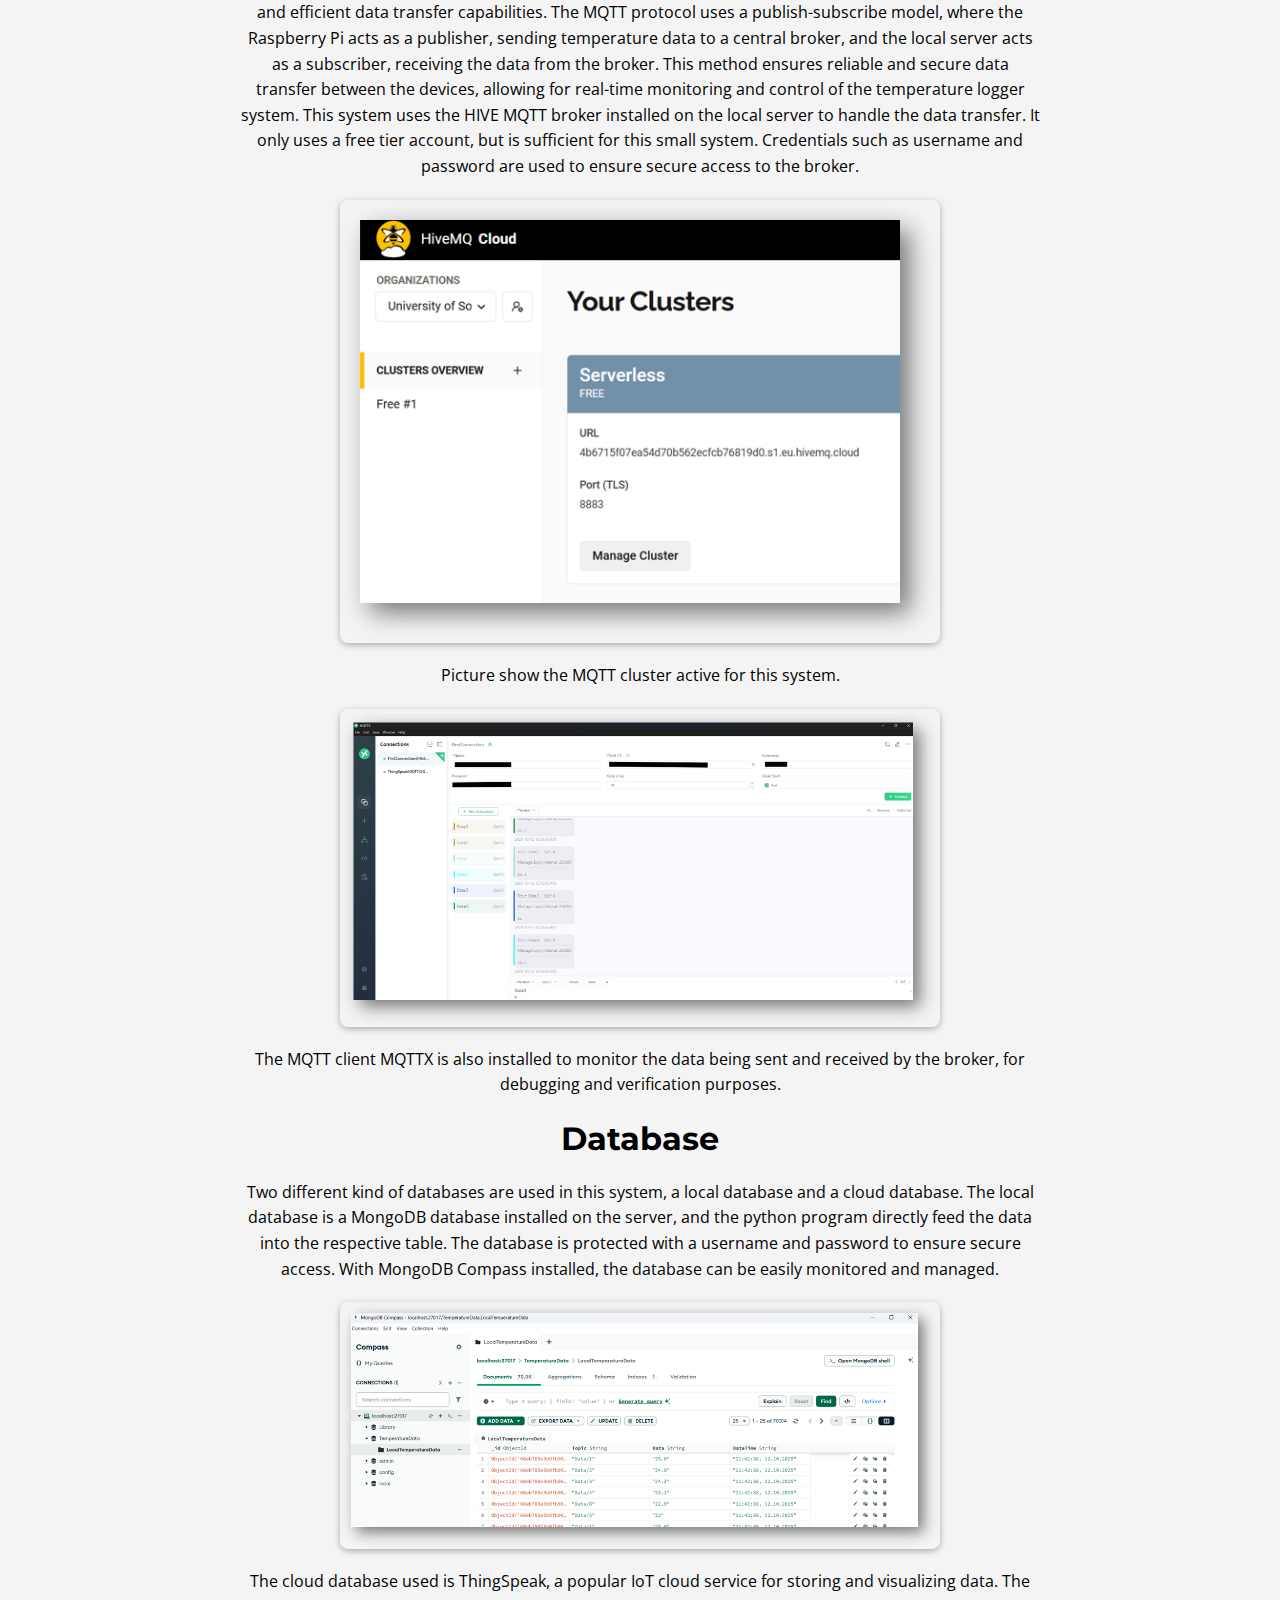
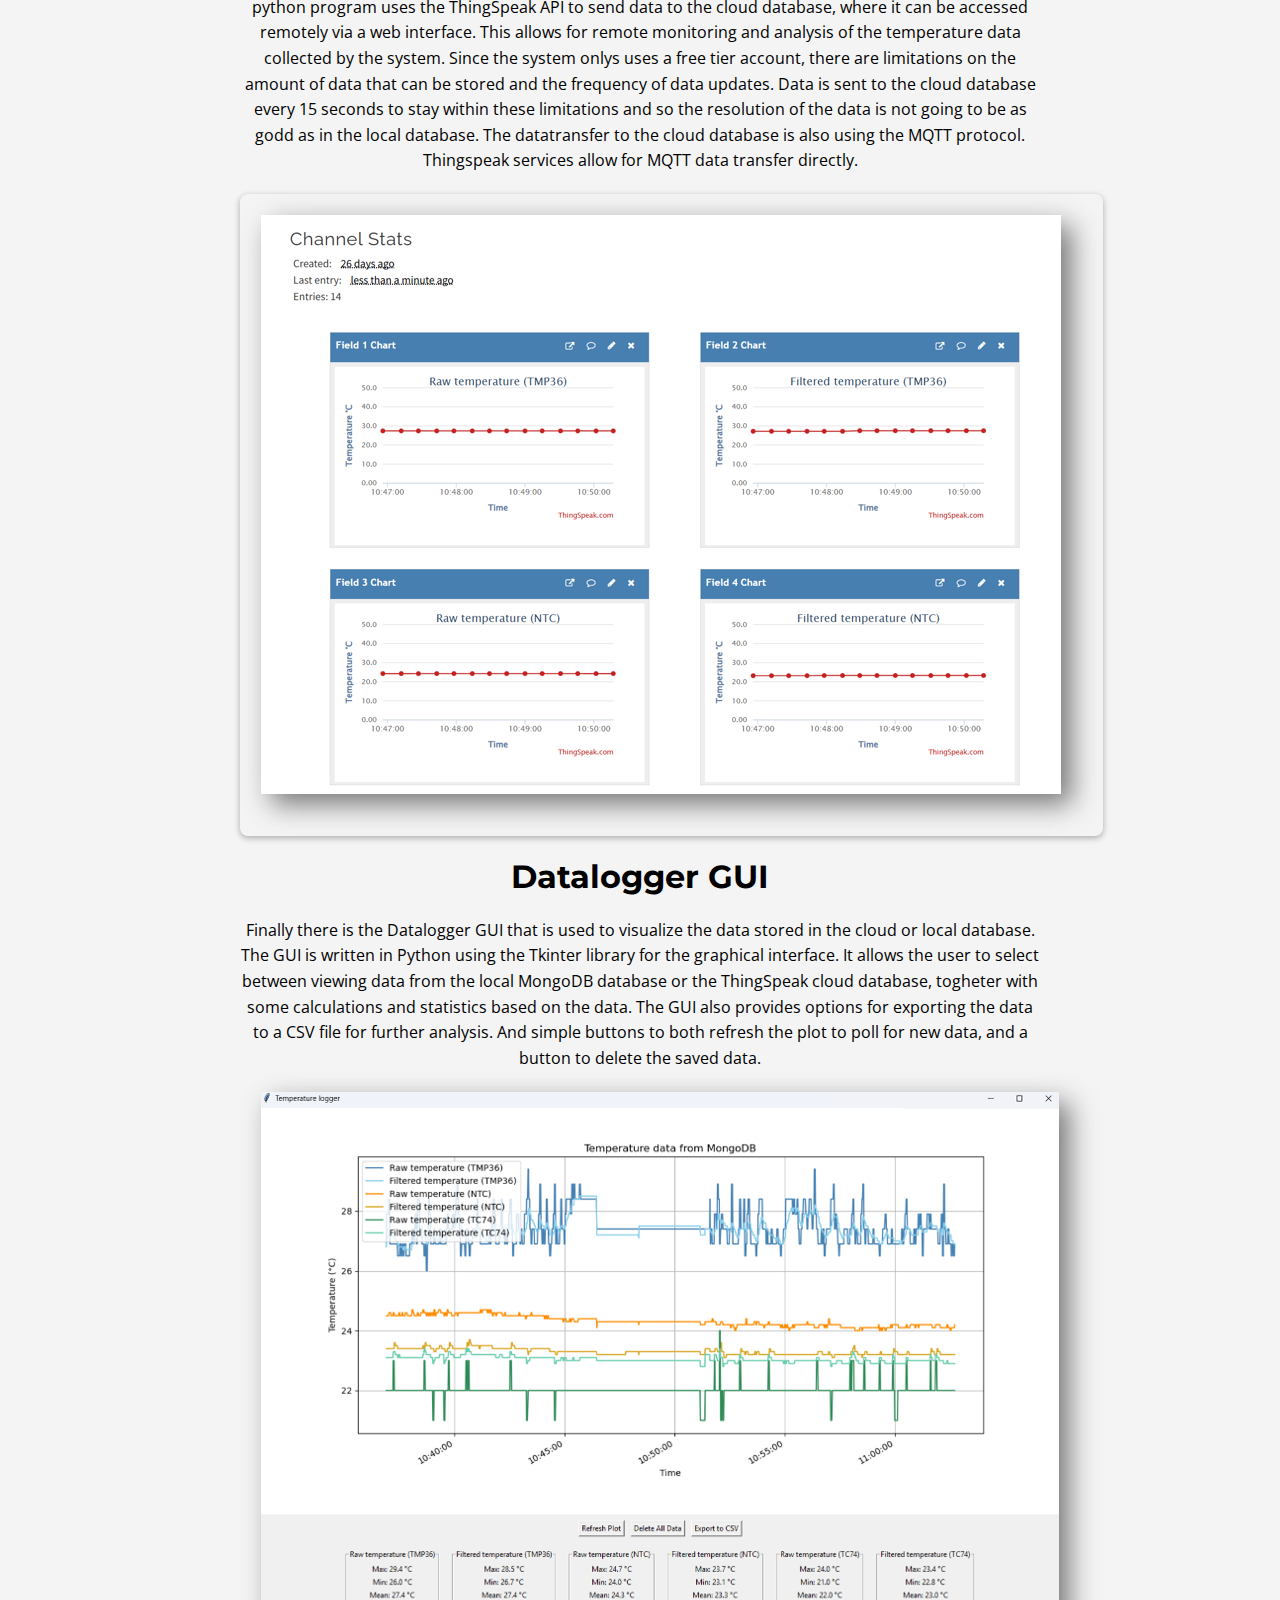
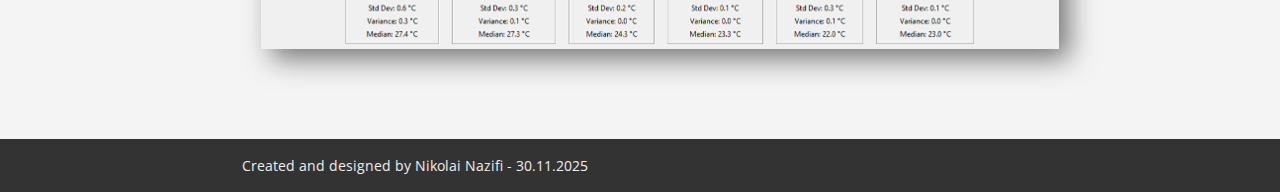
<file: html/Method.html>
<!DOCTYPE html>
<html lang="en">
<head>
  <meta charset="UTF-8">
  <meta name="viewport" content="width=device-width, initial-scale=1.0">
    <link href="https://fonts.googleapis.com/css2?family=Montserrat:wght@400;700&display=swap" rel="stylesheet">
  <title>Home</title>
    <link rel="stylesheet" href="../css/style.css">
</head>
<body>
  <!-- Main navigation -->
  <nav>
    <a href="home.html">Home</a>
    <a href="about.html">About</a>
    <a href="datasheets.html">Datasheets</a>
    <a href="contact.html">Contact</a>
  </nav>

  <!-- Banner section -->
  <div class="banner">
    Temperature Logger System - Method used
  </div>

  <!-- Subtabs -->
  <div class="subnav">
    <a href="intro.html">Intro</a>
    <a href="method.html">Method</a>
    <a href="results.html">Results</a>
    <!--<a href="discussion.html">Discussion</a>-->
    <!--<a href="conclusion.html">Conclusion</a>-->
  </div>

  <!-- Page content -->
  <h1 style="text-align:center;">Methods used</h1>
  <p >
    The main methods used to complete this is system is the use of the Python programming language to code the controller and the local server.
    The Raspberry Pi 5 contains a Python program that autostarts when the Pi boots up. This program is running on the native Thonny IDE for Python programming.
    The program reads temperature data from multiple different temperature sensors connected to the Raspberry Pi via GPIO pins using different communication protocols such as I2C and SPI.
  </p>

     <!-- Image -->
  <img src="../images/Wiring diagram.png" alt="Controller" class="content-image-big">
<h2 style="text-align:center;">Sensors and wiring</h2>
  <p >
    Three different sensors are wired to the system breadboard. A TMP36 analog temperature sensor, an NTC thermistor and a TC74 digital temperature sensor.
    The Raspberry pi can only read digital signals, and since TMP36 and NTC will deliver a anlog voltage signal, a conversion must be executed. The TMP36 sensor and NTC thermistor requires an analog to digital converter (ADC) to read the temperature data, shown in both the wiring diagram and the fourth picture.
    The ADC MCP3002 and I2C-4 wire protcol is used here, and wired directly on the Raspberry pin I2C compatable pins.
  </p>
  <p >
    The TC74 is already a digital sensor, and uses the SPI-2 wire protocol to communicate with the Raspberry Pi.
    This sensor is wired directly to the SPI compatable pins on the Raspberry Pi without any additional hardware.
    The wiring diagram also show the button used for setpoint setting and the LED indicators for system status.
      <div class="image-row">
  <img src="../images/TMP36.jpg" alt="Image 1">
  <img src="../images/NTC.jpg" alt="Image 2">
  <img src="../images/TC74.jpg" alt="Image 3">
  <img src="../images/MCP3002.jpg" alt="Image 4">
</div>
  </p>
  <h1 style="text-align:center;">Python</h1>
  <p >
    As mentioned, Pythin is used multiple places in the system. The main controller program running on the Raspberry Pi is written in Python, 
    and uses multiple different libraries to read data from the sensors and control the heating element. After reading, the data is converted from raw value to readable temperature, 
    and run though a PI-regulator algorithm to calculate the necessary output to the heating element to maintain the desired temperature.
    In addition, the program connects to the MQTT broker, and if successfully connected, start to send the data to the broker.
  </p>
       <!-- Image -->
  <img src="../images/Thinny1.png" alt="Controller" class="content-image">
  <p >
    On the local server side, another Python program is running to subscribe to the MQTT broker and receive the data sent from the Raspberry Pi controller.
    This program process the data and store it in both a local database, MongoDB and a cloud database, ThingSpeak.
  </p>
  <img src="../images/Sub1.png" alt="Controller" class="content-image">
  <h1 style="text-align:center;">MQTT Data transfer</h1>
  <p>
    For data transfer between the Raspberry Pi controller and the local server, the MQTT protocol is used. It is a lightweight messaging protocol that is ideal for IoT applications due to its low bandwidth requirements and efficient data transfer capabilities.
    The MQTT protocol uses a publish-subscribe model, where the Raspberry Pi acts as a publisher, sending temperature data to a central broker, and the local server acts as a subscriber, receiving the data from the broker.
    This method ensures reliable and secure data transfer between the devices, allowing for real-time monitoring and control of the temperature logger system.
    This system uses the HIVE MQTT broker installed on the local server to handle the data transfer. It only uses a free tier account, but is sufficient for this small system.
    Credentials such as username and password are used to ensure secure access to the broker.
  </p>
       <!-- Image -->
    <img src="../images/MQTT1.png" alt="Controller" class="content-image">
    <p style="text-align:center;" >
    Picture show the MQTT cluster active for this system.
  </p>
       <!-- Image -->
    <img src="../images/MQTTclient.png" alt="Controller" class="content-image">
    <p style="text-align:center;">
    The MQTT client MQTTX is also installed to monitor the data being sent and received by the broker, for debugging and verification purposes.
  </p>

  <h1 style="text-align:center;">Database</h1>
  <p >
    Two different kind of databases are used in this system, a local database and a cloud database. The local database is a MongoDB database installed on the server, 
    and the python program directly feed the data into the respective table. The database is protected with a username and password to ensure secure access. With MongoDB Compass installed,
    the database can be easily monitored and managed.
  </p>
    <img src="../images/MongoDB.png" alt="Controller" class="content-image">
    <p >
    The cloud database used is ThingSpeak, a popular IoT cloud service for storing and visualizing data. The python program uses the ThingSpeak API to send data to the cloud database, where it can be accessed remotely via a web interface.
    This allows for remote monitoring and analysis of the temperature data collected by the system. Since the system onlys uses a free tier account, there are limitations on the amount of data that can be stored and the frequency of data updates.
    Data is sent to the cloud database every 15 seconds to stay within these limitations and so the resolution of the data is not going to be as godd as in the local database.
    The datatransfer to the cloud database is also using the MQTT protocol. Thingspeak services allow for MQTT data transfer directly.
    <img src="../images/Thingspeak1.png" alt="Controller" class="content-image-big">
  </p>

    </p>
  <h1 style="text-align:center;">Datalogger GUI</h1>
  <p >
    Finally there is the Datalogger GUI that is used to visualize the data stored in the cloud or local database.
    The GUI is written in Python using the Tkinter library for the graphical interface. It allows the user to select between viewing data from the local MongoDB database or the ThingSpeak cloud database,
    togheter with some calculations and statistics based on the data. The GUI also provides options for exporting the data to a CSV file for further analysis. And simple buttons to both refresh the plot
    to poll for new data, and a button to delete the saved data.
    <img src="../images/Logger1.png" alt="Controller" class="content-big">
    </p>
    <footer>
  <p>Created and designed by Nikolai Nazifi - 30.11.2025</p>
</footer>

  
</body>
</html>
</file>
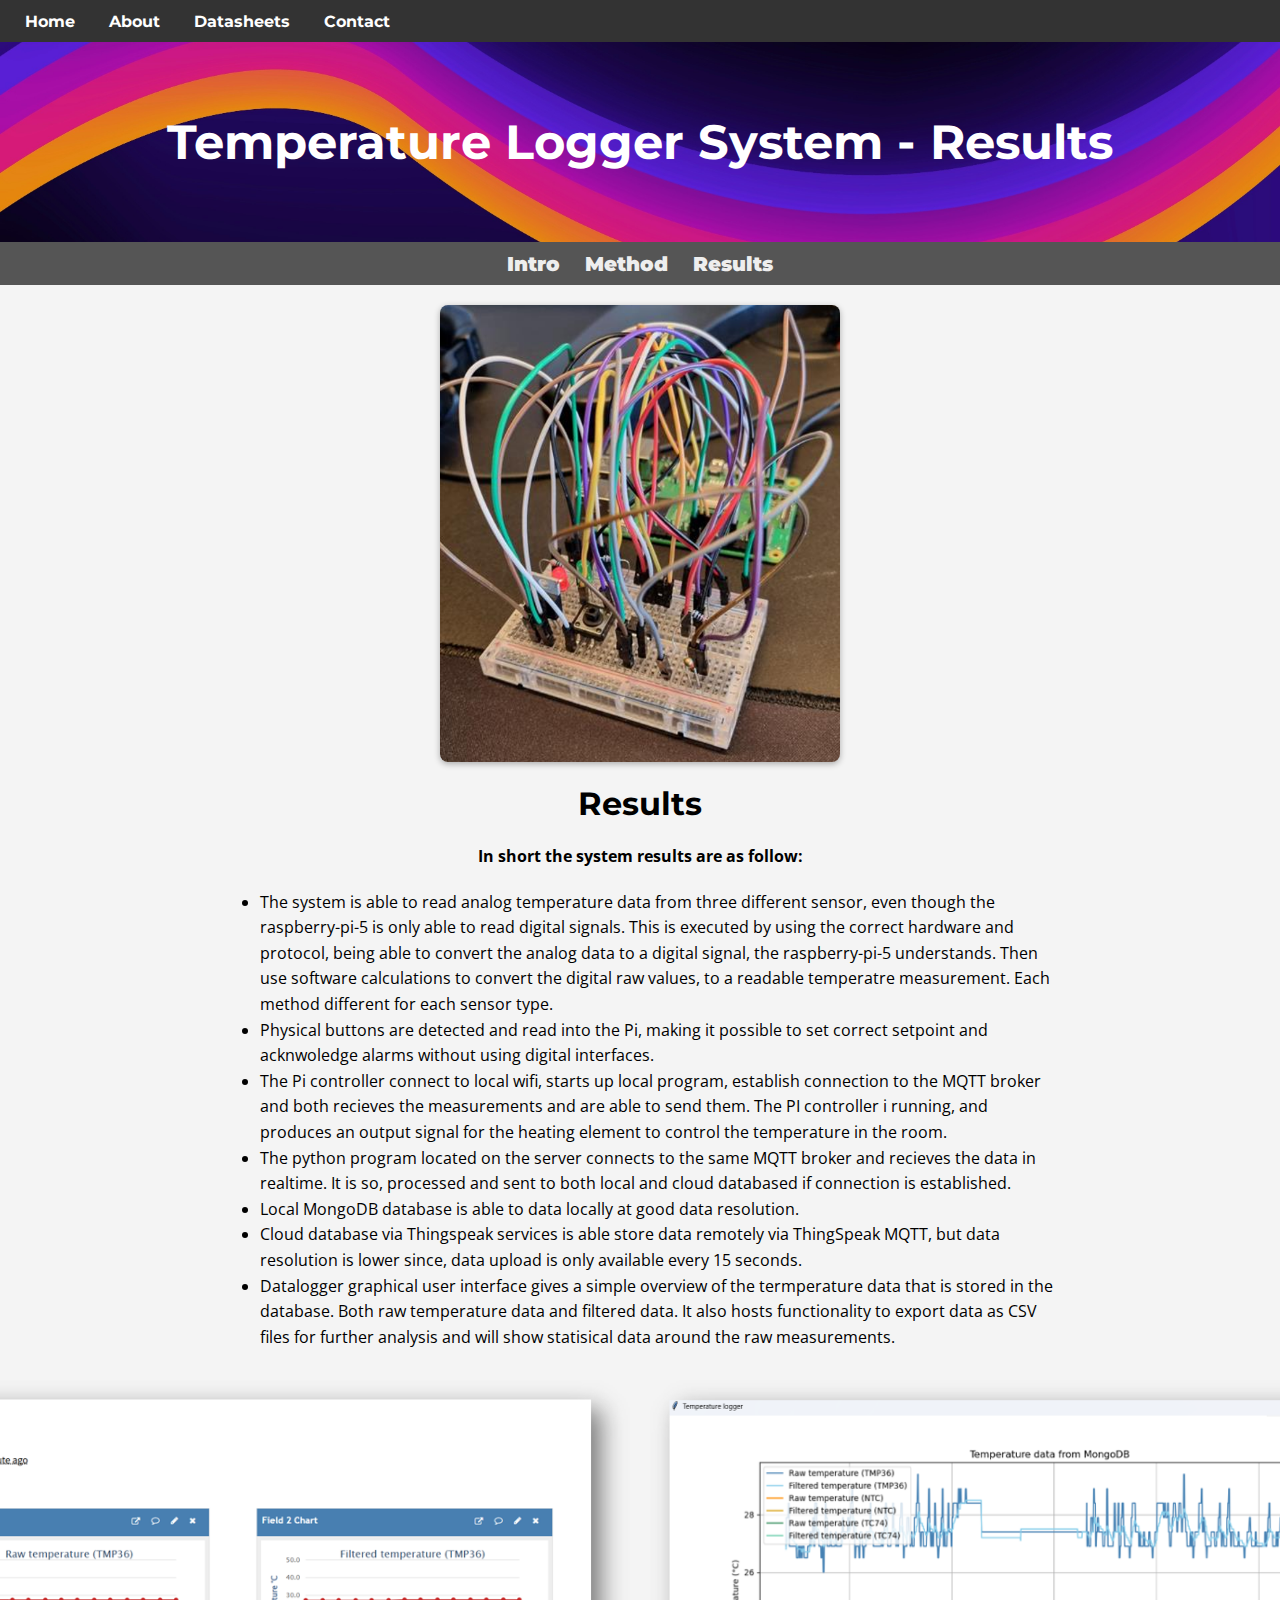
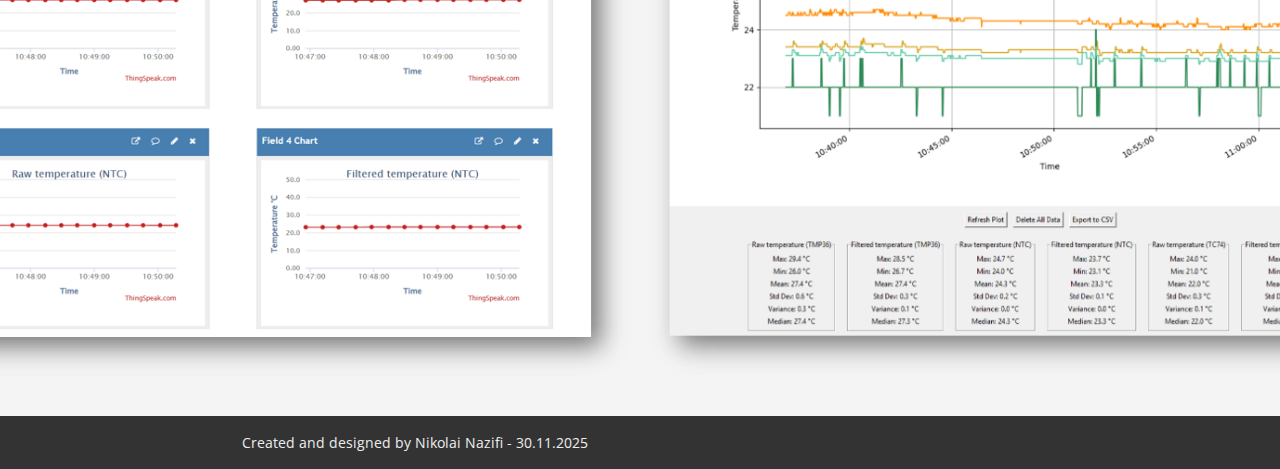
<file: html/Results.html>
<!DOCTYPE html>
<html lang="en">
<head>
  <meta charset="UTF-8">
  <meta name="viewport" content="width=device-width, initial-scale=1.0">
    <link href="https://fonts.googleapis.com/css2?family=Montserrat:wght@400;700&display=swap" rel="stylesheet">
  <title>Home</title>
    <link rel="stylesheet" href="../css/style.css">
</head>
<body>
  <!-- Main navigation -->
  <nav>
    <a href="home.html">Home</a>
    <a href="about.html">About</a>
    <a href="datasheets.html">Datasheets</a>
    <a href="contact.html">Contact</a>
  </nav>

  <!-- Banner section -->
  <div class="banner">
    Temperature Logger System - Results
  </div>

  <!-- Subtabs -->
  <div class="subnav">
    <a href="intro.html">Intro</a>
    <a href="method.html">Method</a>
    <a href="results.html">Results</a>
    <!--<a href="discussion.html">Discussion</a>-->
    <!--<a href="conclusion.html">Conclusion</a>-->
  </div>

  <!-- Image under subtabs -->
  <img src="../images/Physical 2.png" alt="System Diagram" class="content-image-small">

  <!-- Page content -->
  <h1 style="text-align:center;">Results</h1>
<p style="font-weight: bold;">In short the system results are as follow:</p>
<ul style="text-align:left; max-width:800px; margin-bottom: 30px;">
  <li>The system is able to read analog temperature data from three different sensor, even though the raspberry-pi-5 is only able to read digital signals.
    This is executed by using the correct hardware and protocol, being able to convert the analog data to a digital signal, the raspberry-pi-5 understands.
    Then use software calculations to convert the digital raw values, to a readable temperatre measurement. Each method different for each sensor type.</li>
  <li>Physical buttons are detected and read into the Pi, making it possible to set correct setpoint and acknwoledge alarms without using digital interfaces.</li>
  <li>The Pi controller connect to local wifi, starts up local program, establish connection to the MQTT broker and both recieves the measurements and are able to send them.
    The PI controller i running, and produces an output signal for the heating element to control the temperature in the room.</li>
  </li>
  <li>The python program located on the server connects to the same MQTT broker and recieves the data in realtime. It is so, processed and sent to both local and cloud databased
    if connection is established.</li>
  </li>
  <li>Local MongoDB database is able to data locally at good data resolution.</li>
  <li>Cloud database via Thingspeak services is able store data remotely via ThingSpeak MQTT, but data resolution is lower since, data upload is only available every 15 seconds.</li>
  <li>Datalogger graphical user interface gives a simple overview of the termperature data that is stored in the database. Both raw temperature data and filtered data.
    It also hosts functionality to export data as CSV files for further analysis and will show statisical data around the raw measurements.</li>
  </li>
</ul>

<div class="image-row-big">
  <img src="../images/Thingspeak1.png" alt="Image 1">
  <img src="../images/Logger1.png" alt="Image 2">
</div>
<footer>
  <p>Created and designed by Nikolai Nazifi - 30.11.2025</p>
</footer>

</body>
</html>
</file>
<file: css/style.css>
/* style.css */
@import url('https://fonts.googleapis.com/css2?family=Open+Sans&family=Montserrat:wght@400;700&display=swap');

/* Main navigation */
nav {
  background: #333;
  padding: 10px;
}
nav a {
  color: white;
  margin: 0 15px;
  text-decoration: none;
  font-weight: bold;
  font-family: 'Montserrat', sans-serif;
}
nav a:hover {
  text-decoration: underline;
}

/* Banner styling */
.banner {
  background-image: url("../images/bannertemp.jpg");
  background-size: cover;
  background-position: center;
  height: 200px;
  display: flex;
  align-items: center;
  justify-content: center;
  color: white;
  font-family: 'Montserrat', sans-serif;
  font-size: 3em;
  font-weight: bold;
}

/* Subtab styling */
.subnav {
  background: #555;
  padding: 8px;
  margin-top: 0;
  text-align: center;
  font-weight: bolder;
  font-size: 20px;
}
.subnav a {
  color: #eee;
  margin: 0 10px;
  text-decoration: none;
  font-weight: bolder;
  font-size: 20px;
  font-family: 'Montserrat', sans-serif;
}
.subnav a:hover {
  text-decoration: underline;
}

/* Image under subtabs */
.content-image {
  display: block;
  margin: 20px auto;
  max-width: 600px;
  border-radius: 8px;
  box-shadow: 0 2px 6px rgba(0,0,0,0.3);
}
/* Small image */
.content-image-small {
  display: block;
  margin: 20px auto;
  max-width: 400px;
  border-radius: 8px;
  box-shadow: 0 2px 6px rgba(0,0,0,0.3);
}
/* Big image */
.content-image-big {
  display: block;
  margin: 20px auto;
  max-width: 1000px;
  border-radius: 8px;
  box-shadow: 0 2px 6px rgba(0,0,0,0.3);
}

.image-row {
  display: flex;
  justify-content: center;
  gap: 20px;
}

.image-row img {
  max-width: 200px;   /* small images */
  border-radius: 8px;
}

.image-row-big {
  display: flex;
  justify-content: center;
  gap: 20px;
}

.image-row-big img {
  max-width: 800px;   /* large images */
  border-radius: 8px;
}




/* style.css */

/* General body text */
body {
  font-family: 'Open Sans', sans-serif; /* clean readable font */
  margin: 0;
  padding: 0;
  background: #f4f4f4;
}

/* Headings */
h1, h2 {
  font-family: 'Montserrat', sans-serif; /* bold modern font */
}

/* Paragraphs */
p {
  font-family: 'Open Sans', sans-serif;
  line-height: 1.6;
  text-align: center;
  max-width: 800px;
  margin:auto;
  margin-bottom: 20px;
}

/* Paragraphs */
ul {
  font-family: 'Open Sans', sans-serif;
  line-height: 1.6;
  text-align: left;
  max-width: 800px;
  margin:auto;
}
/* Paragraphs */
li {
  font-family: 'Open Sans', sans-serif;
  line-height: 1.6;
  text-align: left;
  max-width: 800px;
  margin:auto;
}

footer {
  background: #333;              /* dark background */
  color: #eee;                   /* light text */
  text-align: center;            /* center the text */
  padding: 15px;                 /* space around text */
  margin-top: 40px;              /* space above footer */
  font-family: 'Open Sans', sans-serif;
  font-size: 0.9em;
}

footer p {
  margin: 0;                     /* remove default paragraph spacing */
}
</file>
